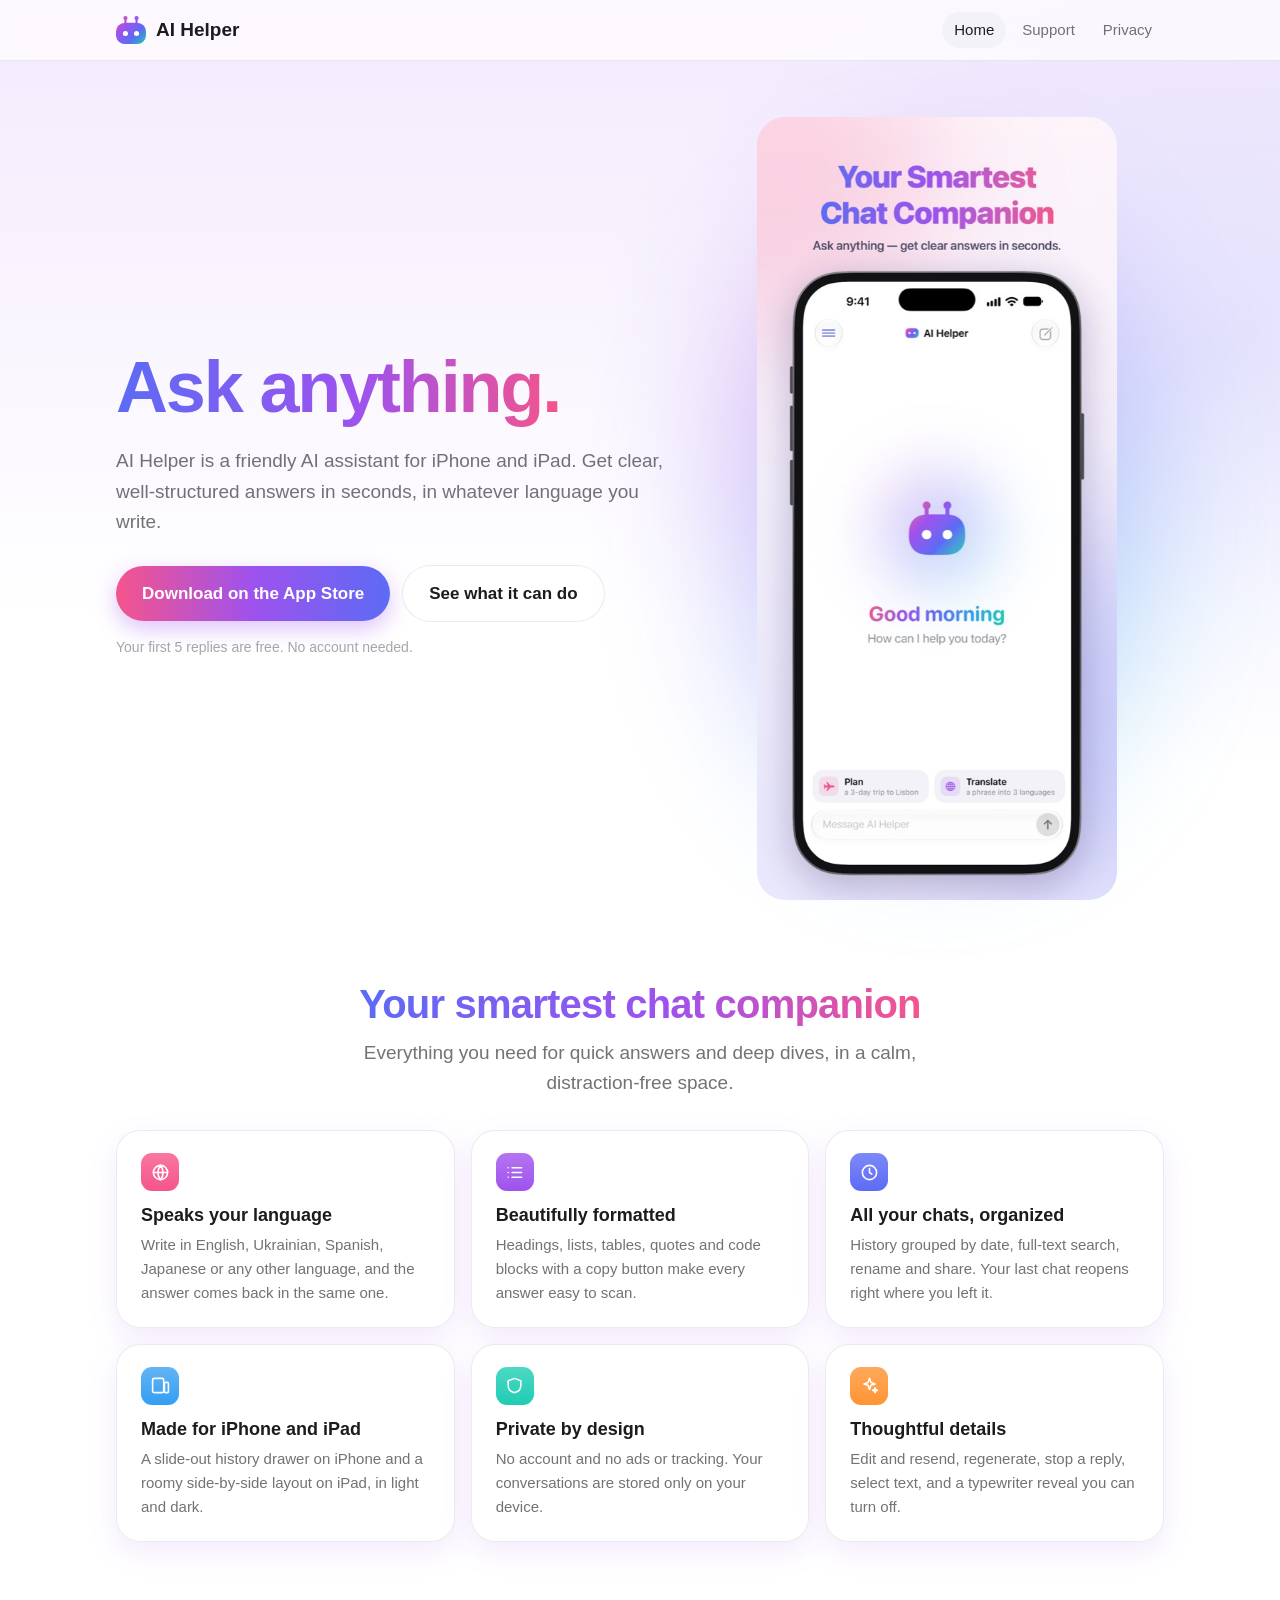
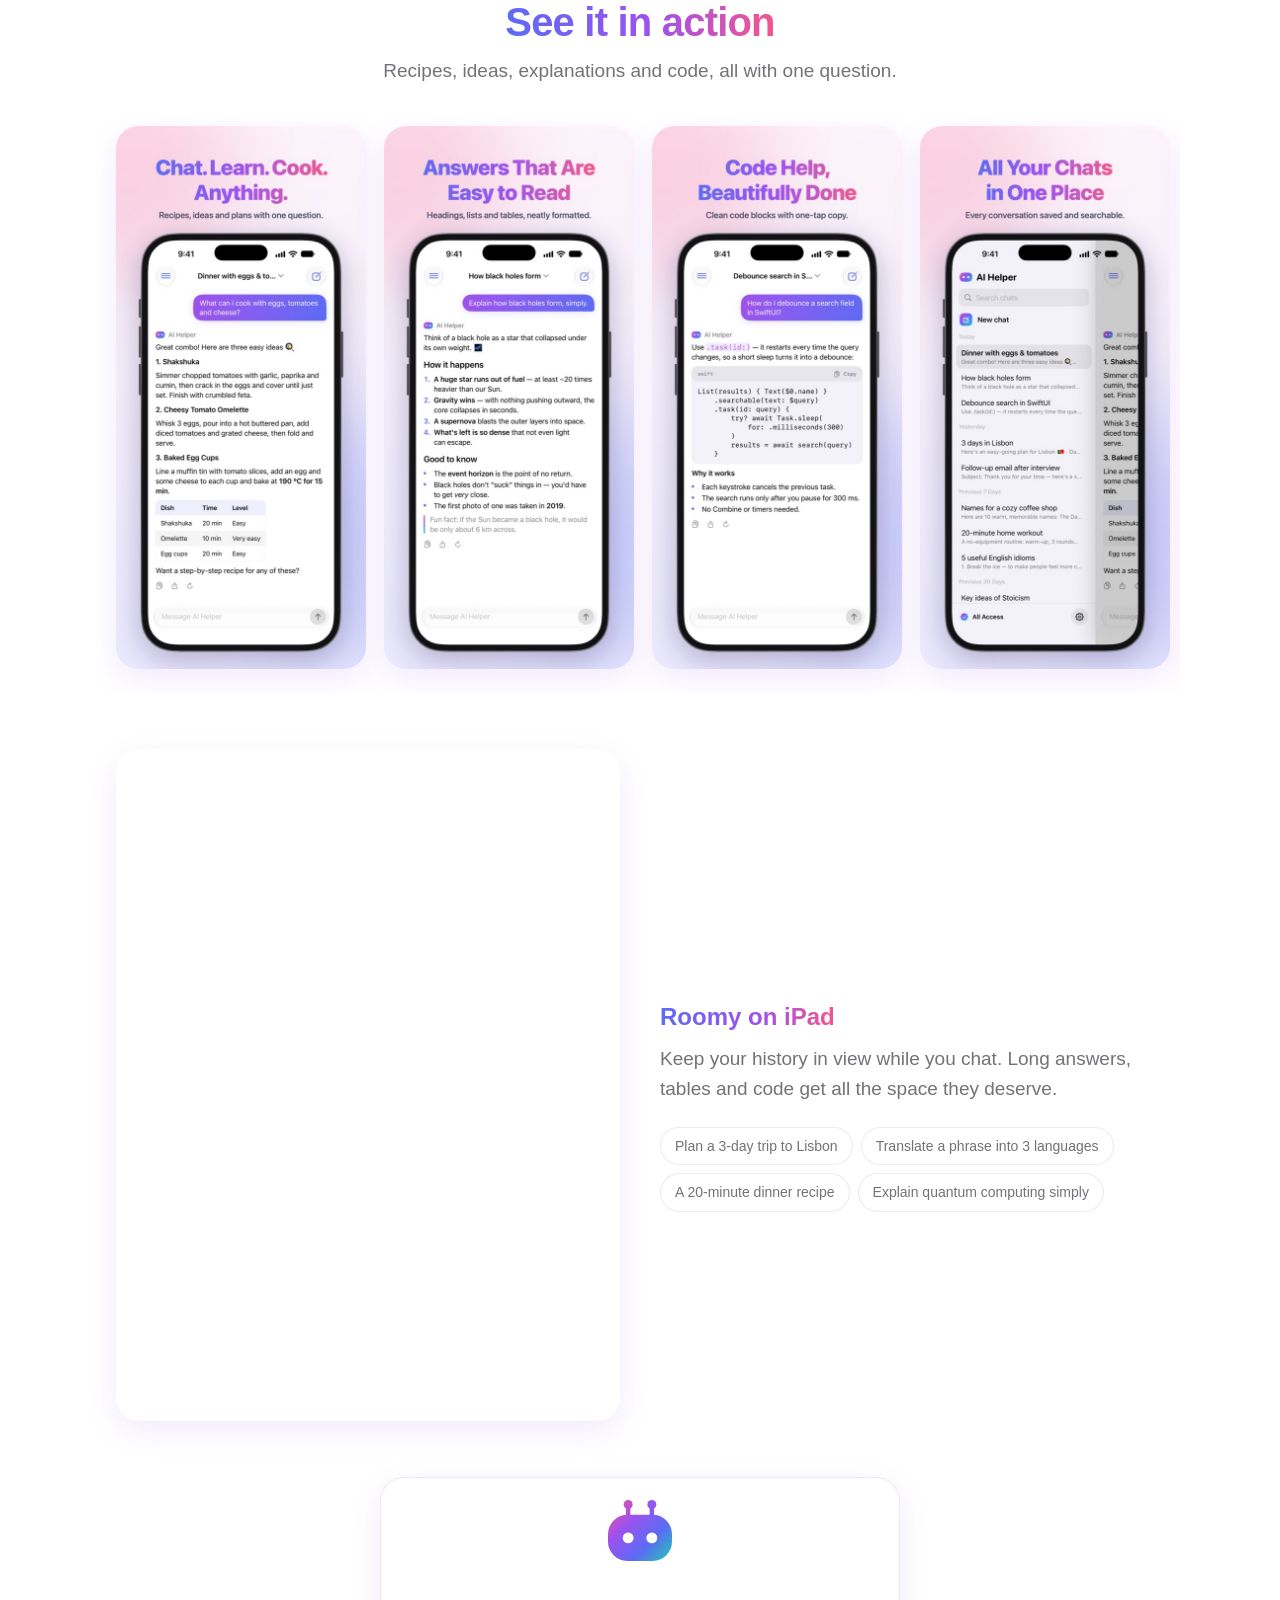
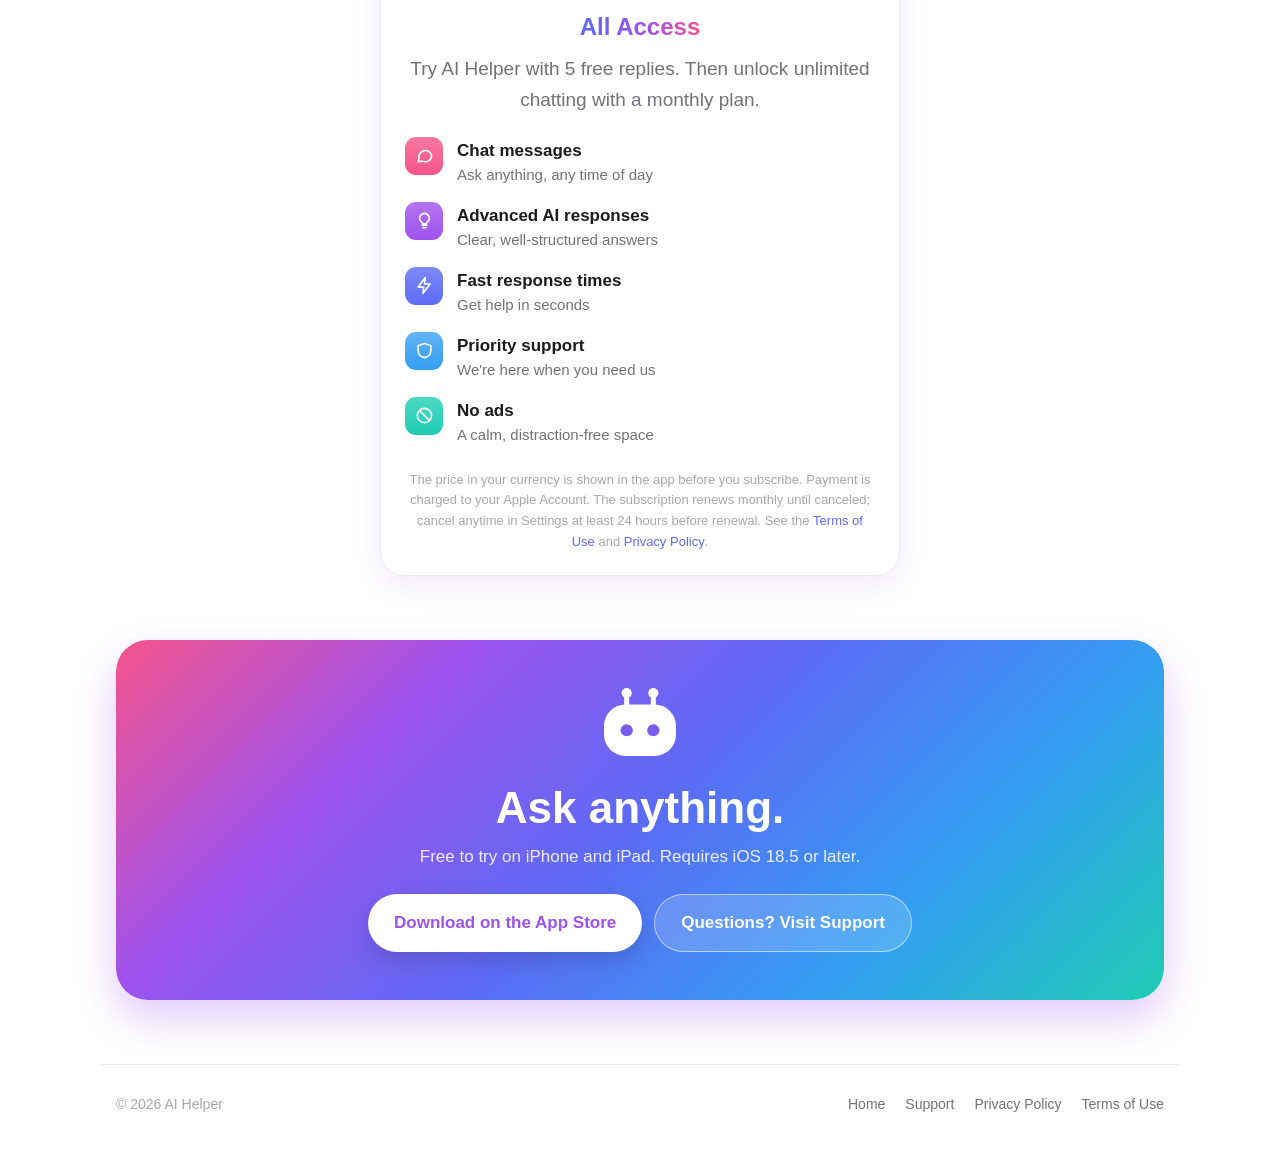
<file: index.html>
<!DOCTYPE html>
<html lang="en">
  <head>
    <meta charset="UTF-8" />
    <meta name="viewport" content="width=device-width, initial-scale=1" />
    <title>AI Helper</title>
    <meta http-equiv="refresh" content="0; url=marketing.html" />
    <link rel="canonical" href="https://vybgss.github.io/ai-helper-docs/marketing.html" />
    <link rel="icon" type="image/svg+xml" href="assets/mascot.svg" />
  </head>
  <body>
    <p><a href="marketing.html">AI Helper</a></p>
  </body>
</html>
</file>
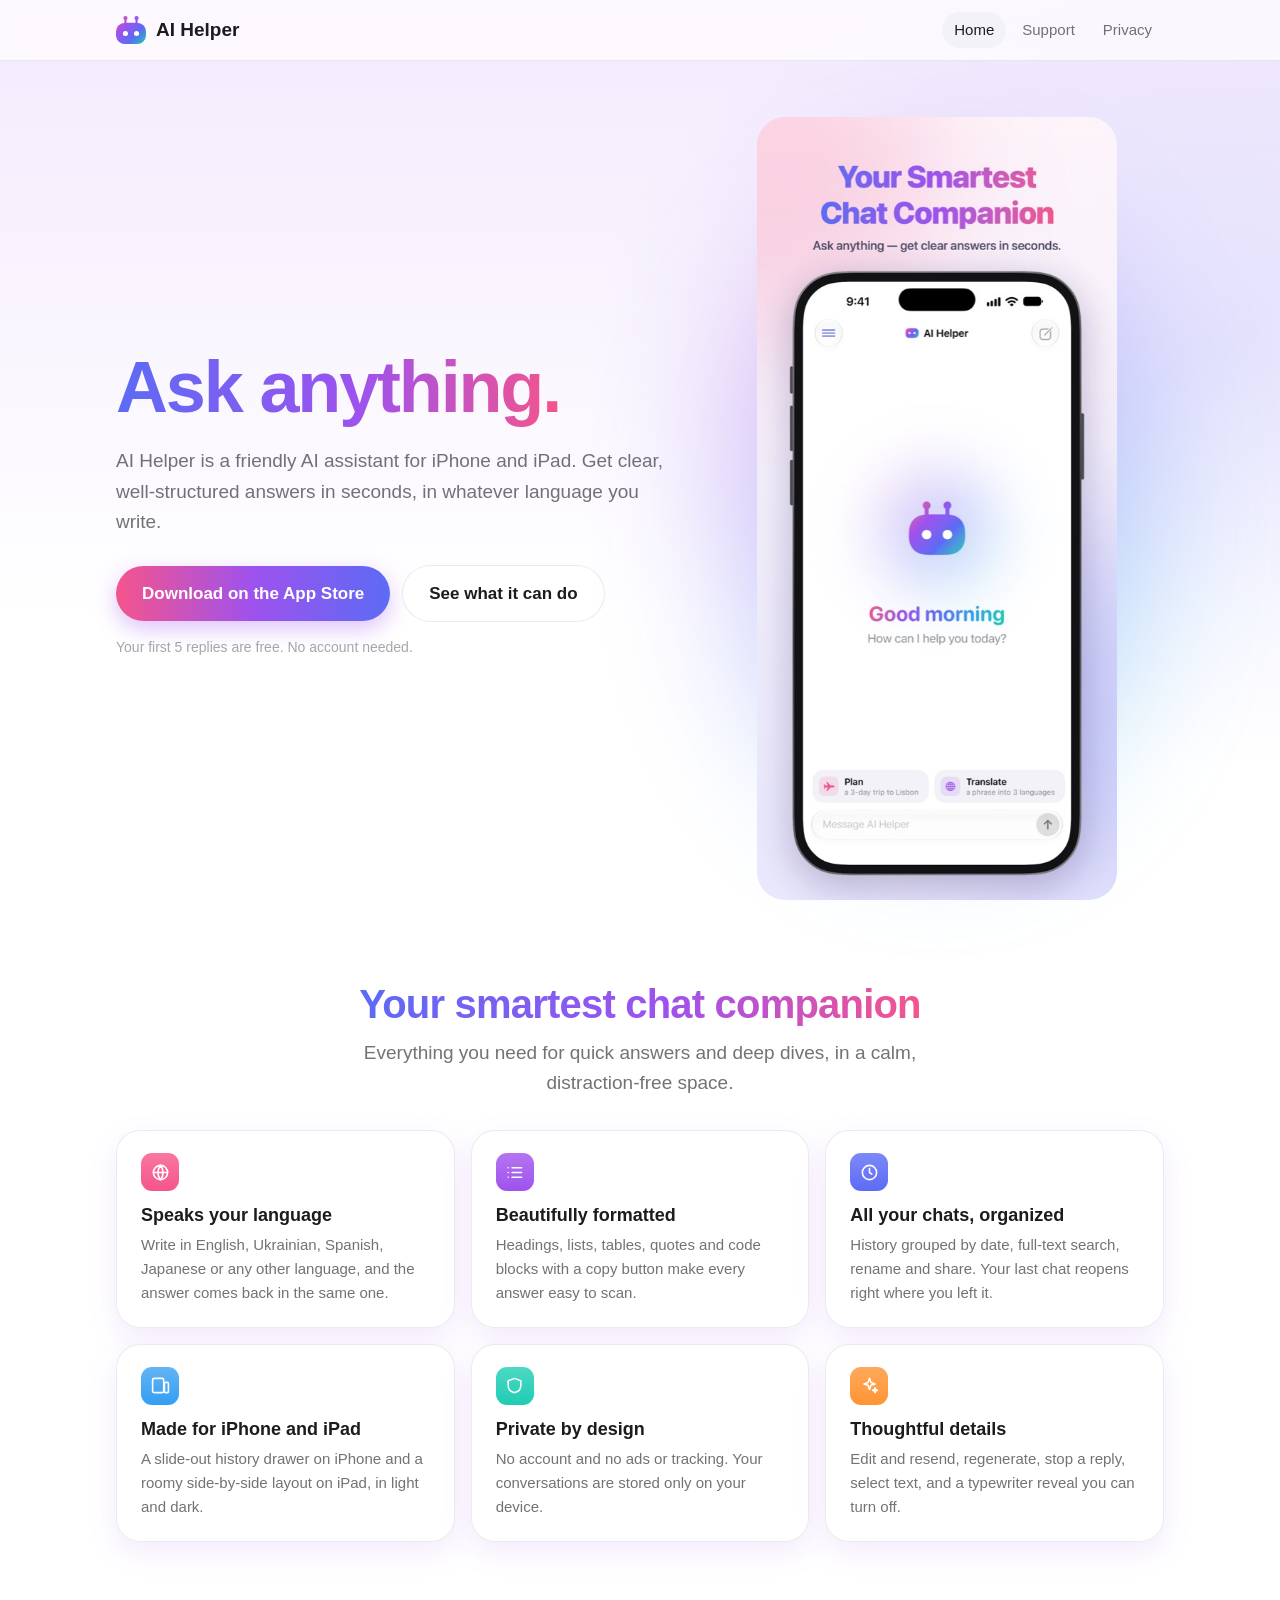
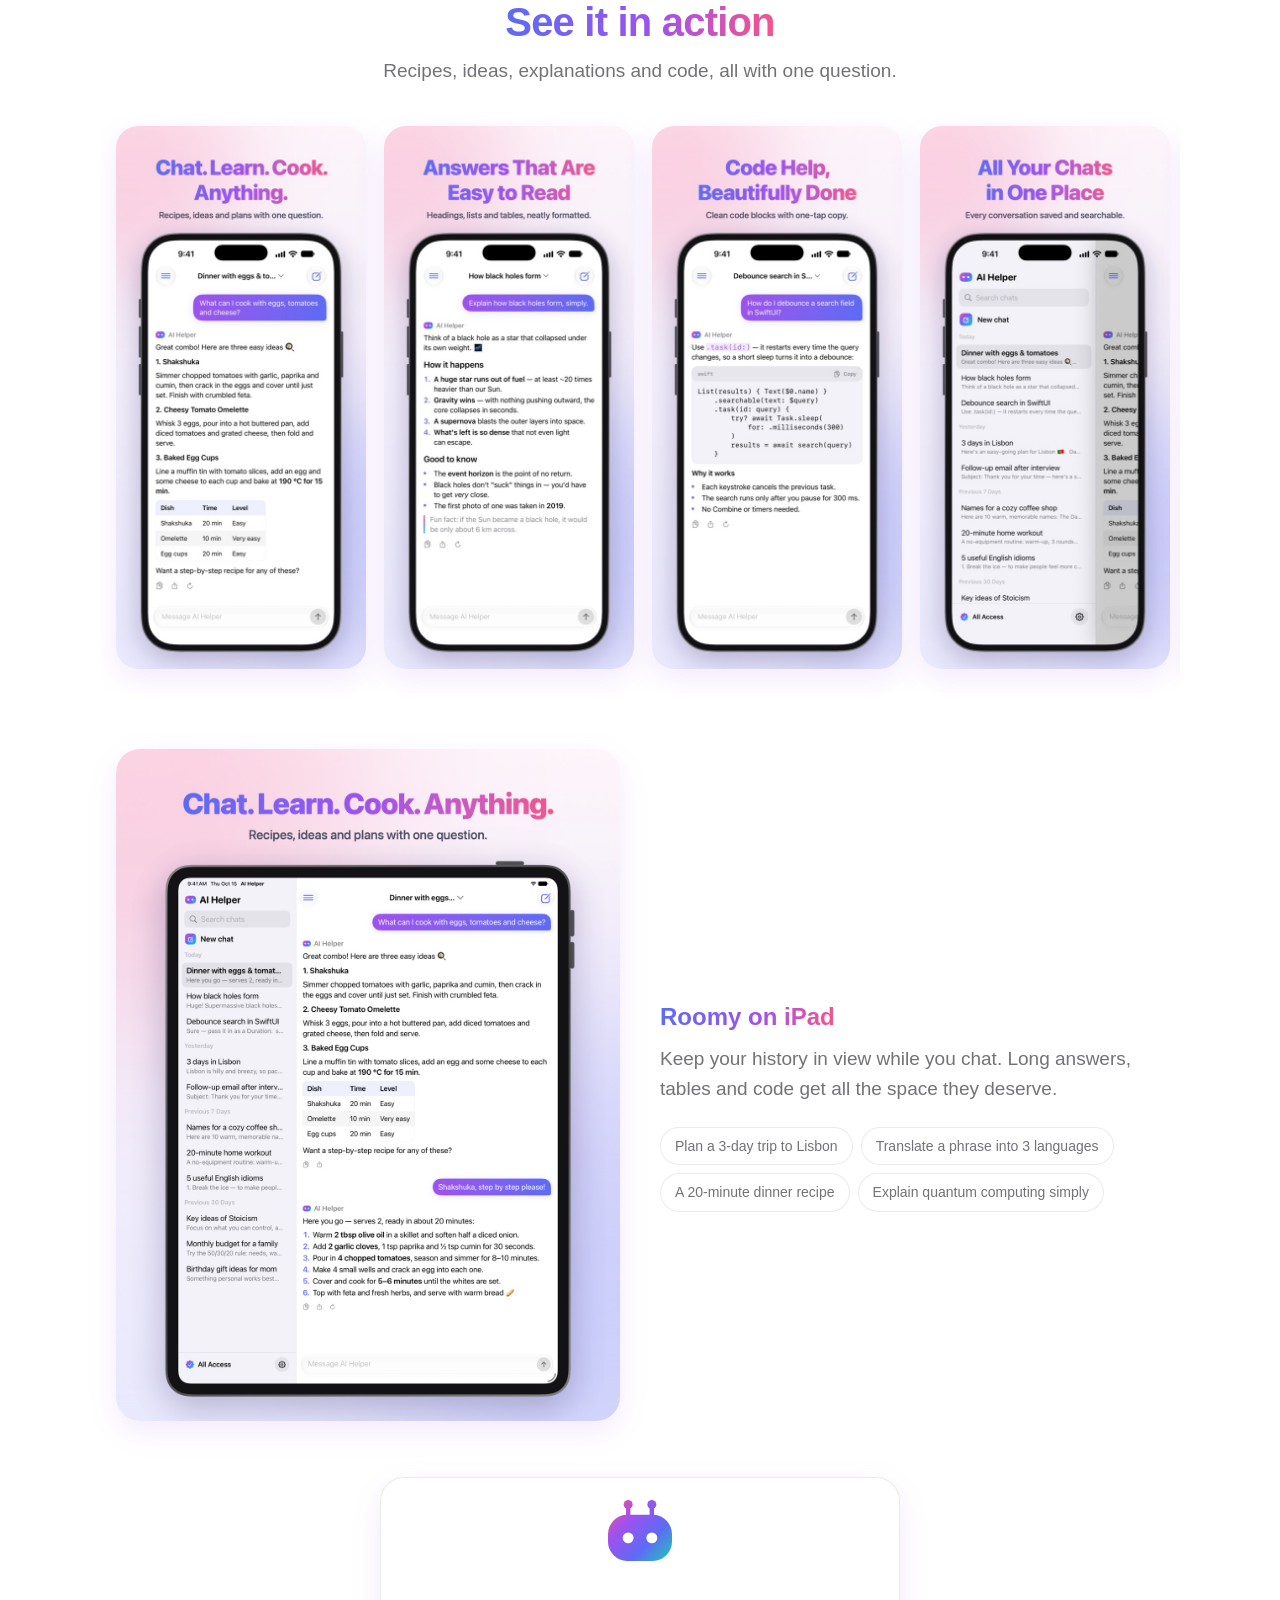
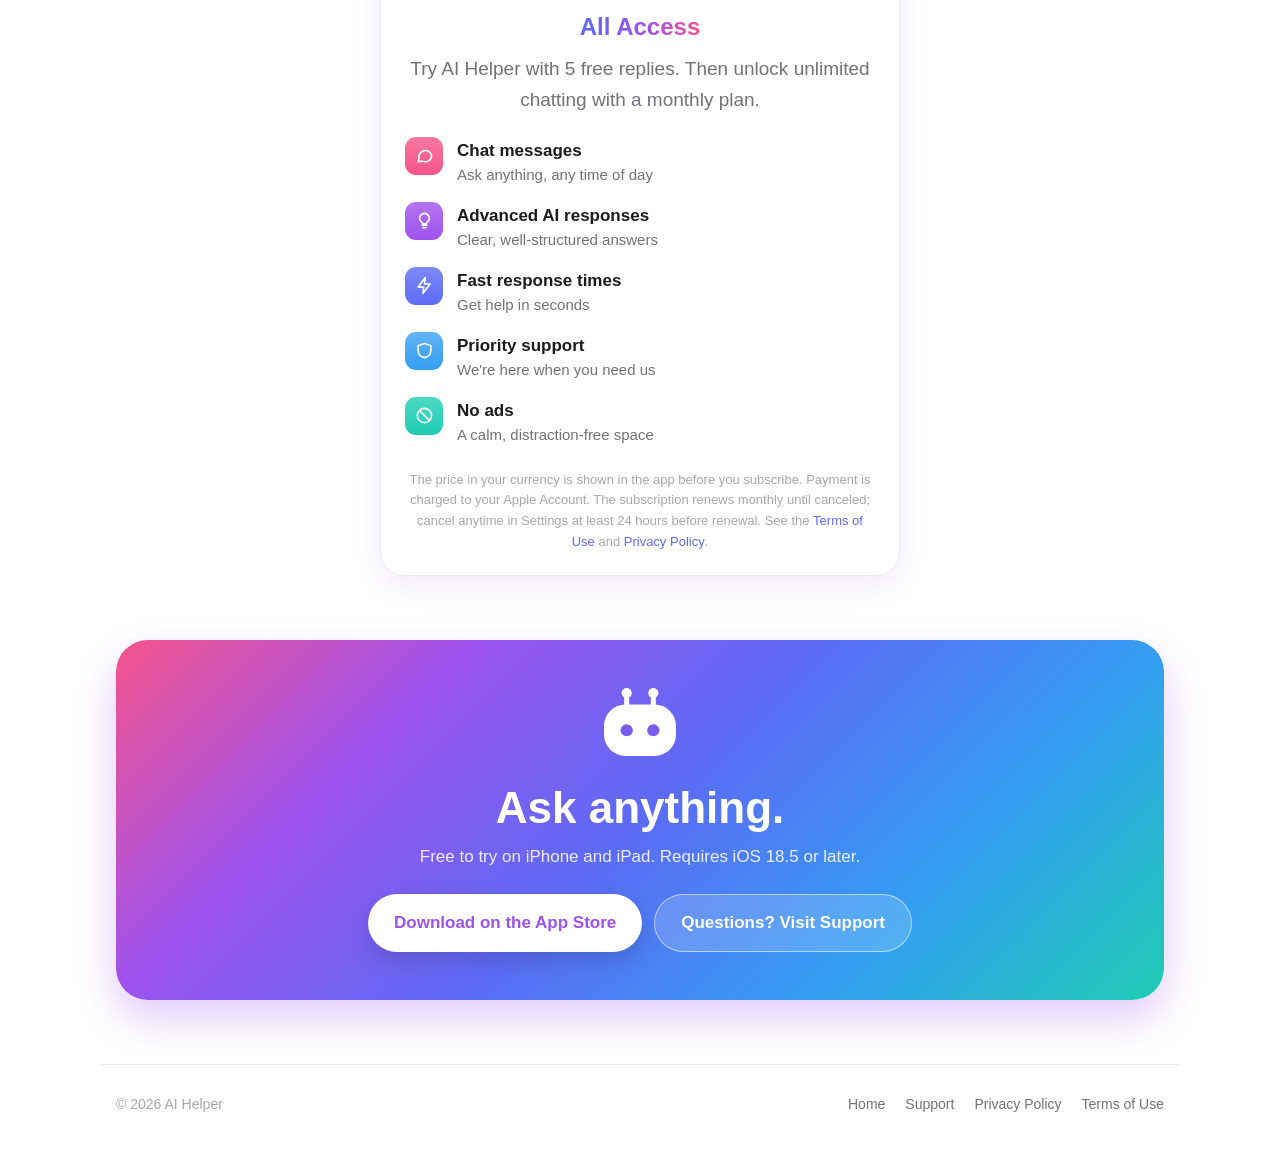
<file: marketing.html>
<!DOCTYPE html>
<html lang="en">
  <head>
    <meta charset="UTF-8" />
    <meta name="viewport" content="width=device-width, initial-scale=1" />
    <title>AI Helper · Ask anything</title>
    <meta name="description" content="AI Helper is a friendly AI assistant for iPhone and iPad. Ask anything and get clear, well-structured answers in seconds, in your language." />
    <meta name="apple-itunes-app" content="app-id=6747587243" />
    <meta name="theme-color" content="#ffffff" media="(prefers-color-scheme: light)" />
    <meta name="theme-color" content="#000000" media="(prefers-color-scheme: dark)" />
    <meta property="og:type" content="website" />
    <meta property="og:title" content="AI Helper · Ask anything" />
    <meta property="og:description" content="A friendly AI assistant for iPhone and iPad. Clear answers in seconds, in your language." />
    <meta property="og:image" content="https://vybgss.github.io/ai-helper-docs/assets/screens/iphone-01-welcome.jpg" />
    <link rel="icon" type="image/svg+xml" href="assets/mascot.svg" />
    <link rel="apple-touch-icon" href="assets/apple-touch-icon.png" />
    <link rel="stylesheet" href="assets/style.css" />
  </head>
  <body>
    <header class="site-header">
      <div class="inner">
        <a class="brand" href="marketing.html"><img src="assets/mascot.svg" alt="" /><span>AI Helper</span></a>
        <nav class="site-nav" aria-label="Main">
          <a href="marketing.html" aria-current="page">Home</a>
          <a href="support.html">Support</a>
          <a href="privacy-policy.html">Privacy</a>
        </nav>
      </div>
    </header>

    <main class="wide">
      <section class="hero">
        <div>
          <h1><span class="gradient-text">Ask anything.</span></h1>
          <p class="lead">AI Helper is a friendly AI assistant for iPhone and iPad. Get clear, well-structured answers in seconds, in whatever language you write.</p>
          <div class="hero-actions">
            <a class="button" href="https://apps.apple.com/app/id6747587243">Download on the App Store</a>
            <a class="button secondary" href="#features">See what it can do</a>
          </div>
          <p class="hero-note">Your first 5 replies are free. No account needed.</p>
        </div>
        <div class="hero-visual">
          <img src="assets/screens/iphone-01-welcome.jpg" width="506" height="1100" alt="AI Helper welcome screen on iPhone with the mascot, a greeting and prompt suggestions" />
        </div>
      </section>

      <section class="section" id="features">
        <div class="section-head">
          <h2><span class="gradient-text">Your smartest chat companion</span></h2>
          <p class="lead">Everything you need for quick answers and deep dives, in a calm, distraction-free space.</p>
        </div>
        <div class="feature-grid">
          <article class="card">
            <span class="icon-tile tile-pink" aria-hidden="true">
              <svg viewBox="0 0 24 24" fill="none" stroke="currentColor" stroke-width="2" stroke-linecap="round" stroke-linejoin="round"><circle cx="12" cy="12" r="9" /><path d="M3 12h18M12 3a14 14 0 0 1 0 18M12 3a14 14 0 0 0 0 18" /></svg>
            </span>
            <h3>Speaks your language</h3>
            <p>Write in English, Ukrainian, Spanish, Japanese or any other language, and the answer comes back in the same one.</p>
          </article>
          <article class="card">
            <span class="icon-tile tile-purple" aria-hidden="true">
              <svg viewBox="0 0 24 24" fill="none" stroke="currentColor" stroke-width="2" stroke-linecap="round" stroke-linejoin="round"><path d="M9 6h12M9 12h12M9 18h12M4 6h.01M4 12h.01M4 18h.01" /></svg>
            </span>
            <h3>Beautifully formatted</h3>
            <p>Headings, lists, tables, quotes and code blocks with a copy button make every answer easy to scan.</p>
          </article>
          <article class="card">
            <span class="icon-tile tile-indigo" aria-hidden="true">
              <svg viewBox="0 0 24 24" fill="none" stroke="currentColor" stroke-width="2" stroke-linecap="round" stroke-linejoin="round"><circle cx="12" cy="12" r="9" /><path d="M12 7v5l3 2" /></svg>
            </span>
            <h3>All your chats, organized</h3>
            <p>History grouped by date, full-text search, rename and share. Your last chat reopens right where you left it.</p>
          </article>
          <article class="card">
            <span class="icon-tile tile-blue" aria-hidden="true">
              <svg viewBox="0 0 24 24" fill="none" stroke="currentColor" stroke-width="2" stroke-linecap="round" stroke-linejoin="round"><rect x="2" y="3" width="14" height="18" rx="2" /><rect x="17" y="8" width="5" height="13" rx="1.5" /></svg>
            </span>
            <h3>Made for iPhone and iPad</h3>
            <p>A slide-out history drawer on iPhone and a roomy side-by-side layout on iPad, in light and dark.</p>
          </article>
          <article class="card">
            <span class="icon-tile tile-teal" aria-hidden="true">
              <svg viewBox="0 0 24 24" fill="none" stroke="currentColor" stroke-width="2" stroke-linecap="round" stroke-linejoin="round"><path d="M12 3l8 3v6c0 5-3.5 8-8 9-4.5-1-8-4-8-9V6z" /></svg>
            </span>
            <h3>Private by design</h3>
            <p>No account and no ads or tracking. Your conversations are stored only on your device.</p>
          </article>
          <article class="card">
            <span class="icon-tile tile-orange" aria-hidden="true">
              <svg viewBox="0 0 24 24" fill="none" stroke="currentColor" stroke-width="2" stroke-linecap="round" stroke-linejoin="round"><path d="M12 3l1.8 5.2L19 10l-5.2 1.8L12 17l-1.8-5.2L5 10l5.2-1.8z" /><path d="M19 15l.8 2.2L22 18l-2.2.8L19 21l-.8-2.2L16 18l2.2-.8z" /></svg>
            </span>
            <h3>Thoughtful details</h3>
            <p>Edit and resend, regenerate, stop a reply, select text, and a typewriter reveal you can turn off.</p>
          </article>
        </div>
      </section>

      <section class="section" aria-labelledby="screens">
        <div class="section-head">
          <h2 id="screens"><span class="gradient-text">See it in action</span></h2>
          <p class="lead">Recipes, ideas, explanations and code, all with one question.</p>
        </div>
        <div class="gallery" tabindex="0" aria-label="App screenshots">
          <img src="assets/screens/iphone-02-recipe.jpg" width="506" height="1100" loading="lazy" alt="A recipe answer with a comparison table" />
          <img src="assets/screens/iphone-03-space.jpg" width="506" height="1100" loading="lazy" alt="An explanation of how black holes form" />
          <img src="assets/screens/iphone-04-code.jpg" width="506" height="1100" loading="lazy" alt="A code answer with a highlighted code block" />
          <img src="assets/screens/iphone-05-sidebar.jpg" width="506" height="1100" loading="lazy" alt="Chat history grouped by date with search" />
          <img src="assets/screens/iphone-06-dark.jpg" width="506" height="1100" loading="lazy" alt="AI Helper in dark mode" />
        </div>
      </section>

      <section class="section split" aria-labelledby="ipad">
        <img src="assets/screens/ipad-recipe.jpg" width="1200" height="1600" loading="lazy" alt="AI Helper on iPad with the chat history in a sidebar next to the conversation" />
        <div>
          <h2 id="ipad"><span class="gradient-text">Roomy on iPad</span></h2>
          <p class="lead">Keep your history in view while you chat. Long answers, tables and code get all the space they deserve.</p>
          <ul class="chips" aria-label="Example prompts">
            <li>Plan a 3-day trip to Lisbon</li>
            <li>Translate a phrase into 3 languages</li>
            <li>A 20-minute dinner recipe</li>
            <li>Explain quantum computing simply</li>
          </ul>
        </div>
      </section>

      <section class="section" id="pricing" aria-labelledby="pricing-title">
        <div class="pricing card">
          <img src="assets/mascot.svg" alt="" width="64" />
          <h2 id="pricing-title"><span class="gradient-text">All Access</span></h2>
          <p class="lead">Try AI Helper with 5 free replies. Then unlock unlimited chatting with a monthly plan.</p>
          <ul class="feature-list">
            <li>
              <span class="icon-tile tile-pink" aria-hidden="true">
                <svg viewBox="0 0 24 24" fill="none" stroke="currentColor" stroke-width="2" stroke-linecap="round" stroke-linejoin="round"><path d="M21 12a8 8 0 0 1-11.6 7.1L4 20l1.1-4.4A8 8 0 1 1 21 12z" /></svg>
              </span>
              <span><span class="title">Chat messages</span><span class="subtitle">Ask anything, any time of day</span></span>
            </li>
            <li>
              <span class="icon-tile tile-purple" aria-hidden="true">
                <svg viewBox="0 0 24 24" fill="none" stroke="currentColor" stroke-width="2" stroke-linecap="round" stroke-linejoin="round"><path d="M9 18h6M10 21h4M12 3a6 6 0 0 0-3.5 10.9c.6.5 1 1.2 1 2.1h5c0-.9.4-1.6 1-2.1A6 6 0 0 0 12 3z" /></svg>
              </span>
              <span><span class="title">Advanced AI responses</span><span class="subtitle">Clear, well-structured answers</span></span>
            </li>
            <li>
              <span class="icon-tile tile-indigo" aria-hidden="true">
                <svg viewBox="0 0 24 24" fill="none" stroke="currentColor" stroke-width="2" stroke-linecap="round" stroke-linejoin="round"><path d="M13 2L4 14h7l-1 8 9-12h-7z" /></svg>
              </span>
              <span><span class="title">Fast response times</span><span class="subtitle">Get help in seconds</span></span>
            </li>
            <li>
              <span class="icon-tile tile-blue" aria-hidden="true">
                <svg viewBox="0 0 24 24" fill="none" stroke="currentColor" stroke-width="2" stroke-linecap="round" stroke-linejoin="round"><path d="M12 3l8 3v6c0 5-3.5 8-8 9-4.5-1-8-4-8-9V6z" /></svg>
              </span>
              <span><span class="title">Priority support</span><span class="subtitle">We're here when you need us</span></span>
            </li>
            <li>
              <span class="icon-tile tile-teal" aria-hidden="true">
                <svg viewBox="0 0 24 24" fill="none" stroke="currentColor" stroke-width="2" stroke-linecap="round" stroke-linejoin="round"><circle cx="12" cy="12" r="9" /><path d="M5.6 5.6l12.8 12.8" /></svg>
              </span>
              <span><span class="title">No ads</span><span class="subtitle">A calm, distraction-free space</span></span>
            </li>
          </ul>
          <p class="fine">The price in your currency is shown in the app before you subscribe. Payment is charged to your Apple Account. The subscription renews monthly until canceled; cancel anytime in Settings at least 24 hours before renewal. See the <a href="https://www.apple.com/legal/internet-services/itunes/dev/stdeula/">Terms of Use</a> and <a href="privacy-policy.html">Privacy Policy</a>.</p>
        </div>
      </section>

      <section class="cta-band">
        <img class="mascot-white" src="assets/mascot-white.svg" alt="" />
        <h2>Ask anything.</h2>
        <p>Free to try on iPhone and iPad. Requires iOS 18.5 or later.</p>
        <p class="cta-actions">
          <a class="button light" href="https://apps.apple.com/app/id6747587243">Download on the App Store</a>
          <a class="button outline" href="support.html">Questions? Visit Support</a>
        </p>
      </section>
    </main>

    <footer class="site-footer">
      <span>© 2026 AI Helper</span>
      <nav aria-label="Footer">
        <a href="marketing.html">Home</a>
        <a href="support.html">Support</a>
        <a href="privacy-policy.html">Privacy Policy</a>
        <a href="https://www.apple.com/legal/internet-services/itunes/dev/stdeula/">Terms of Use</a>
      </nav>
    </footer>
  </body>
</html>
</file>
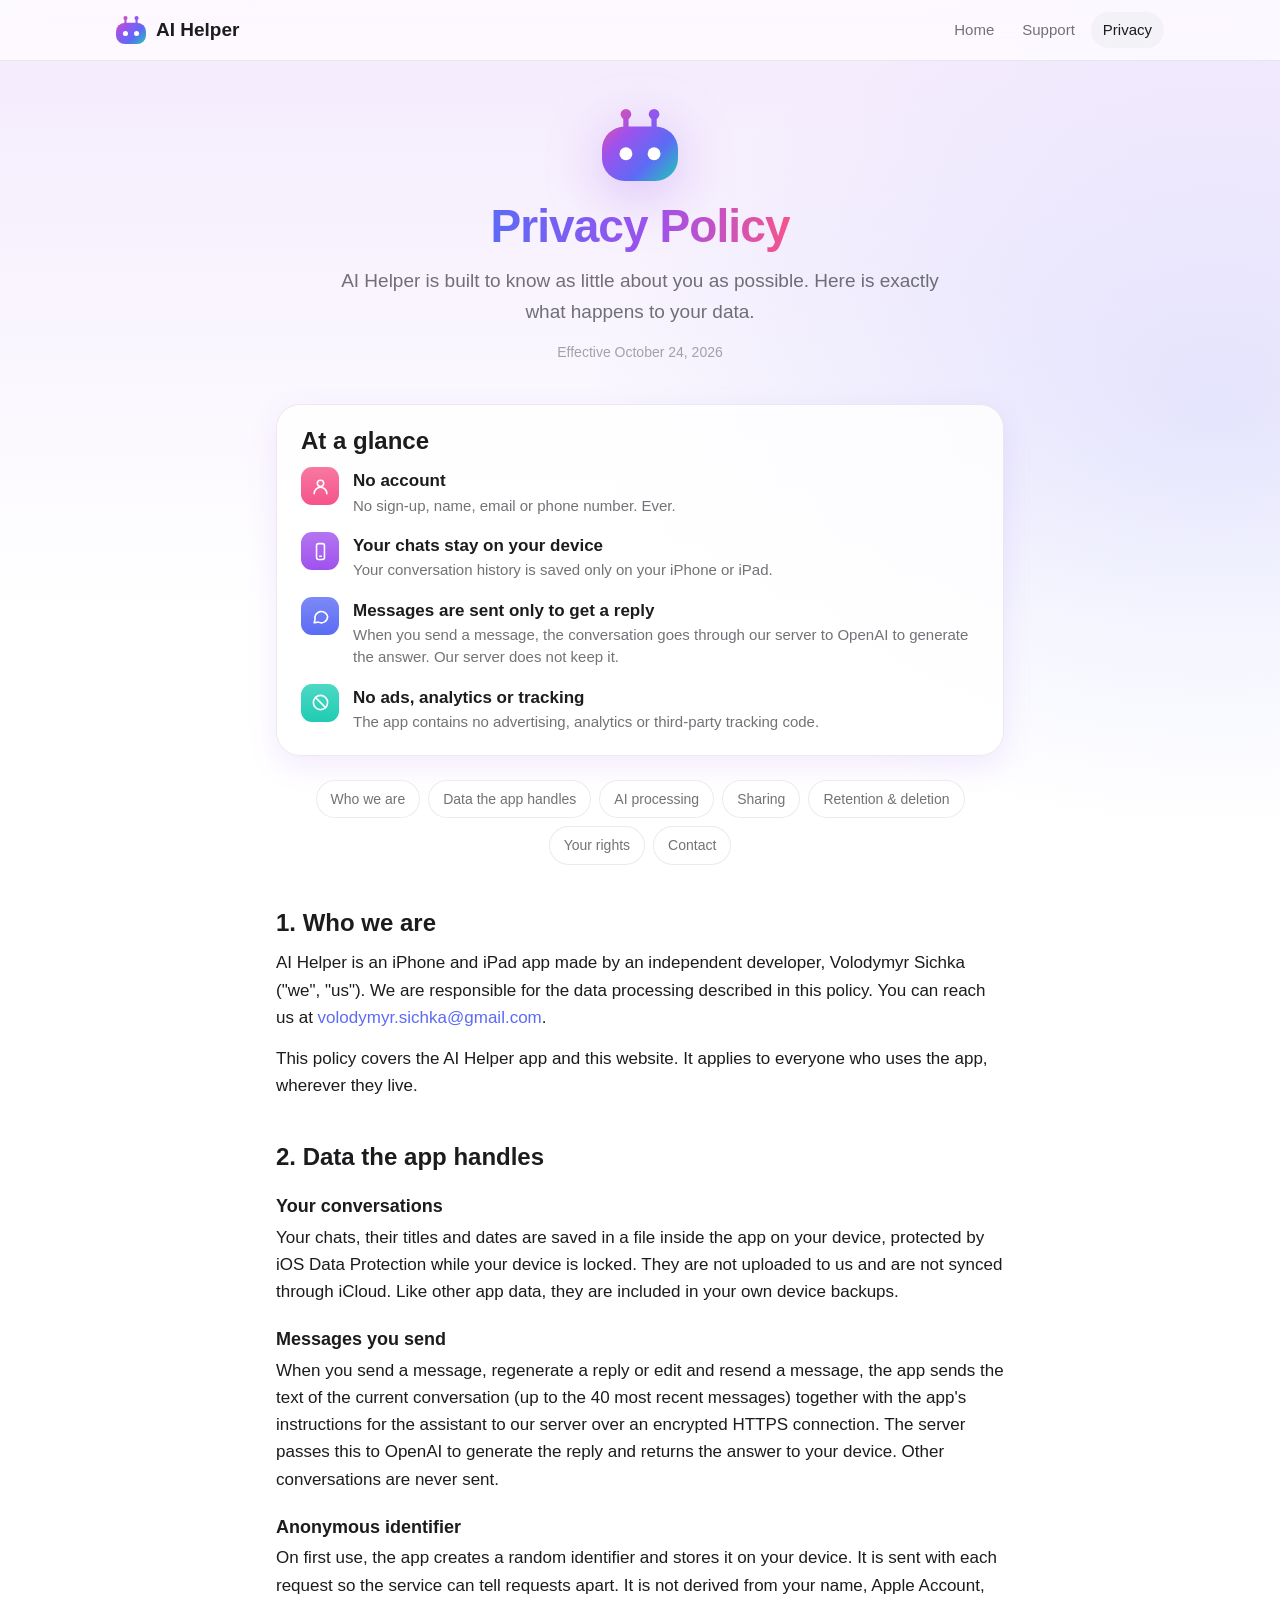
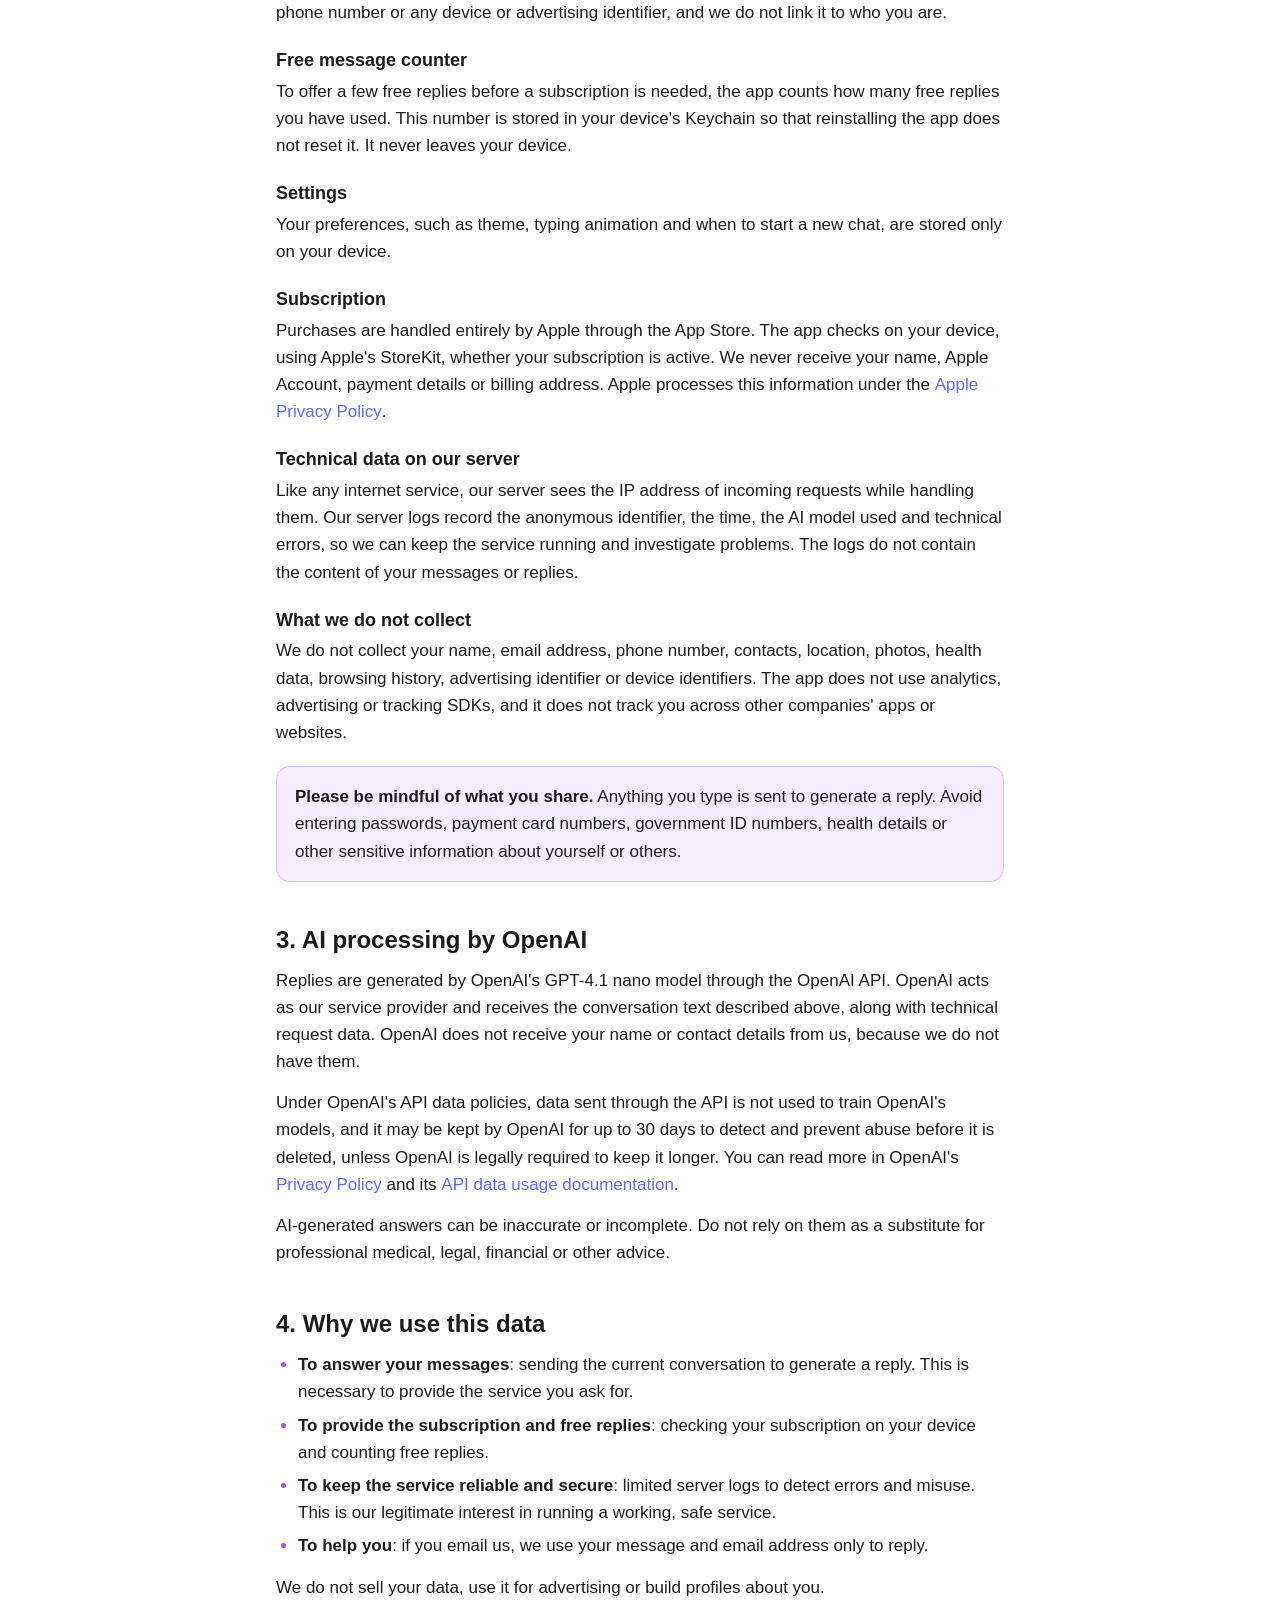
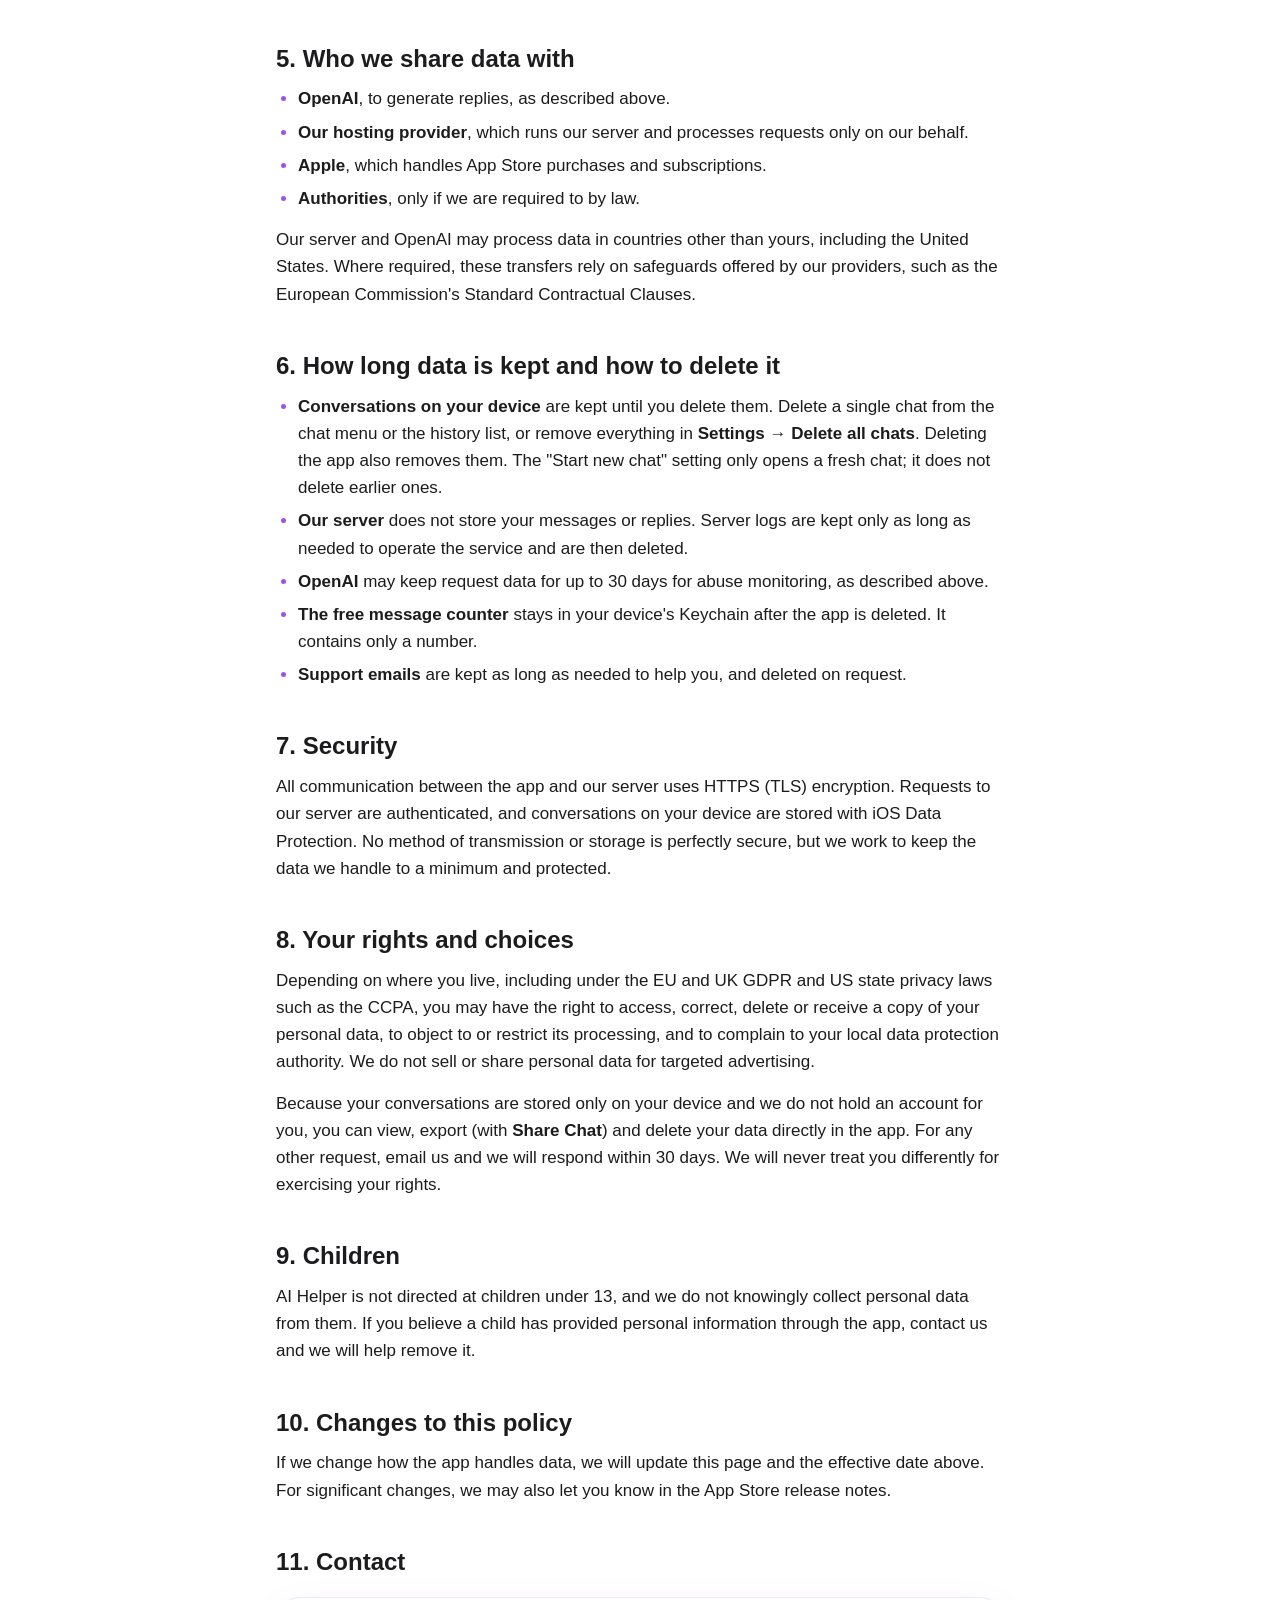
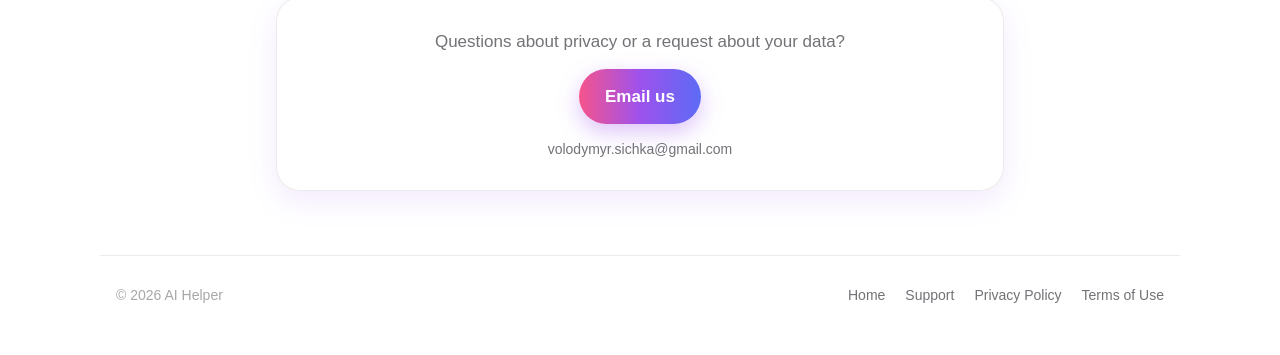
<file: privacy-policy.html>
<!DOCTYPE html>
<html lang="en">
  <head>
    <meta charset="UTF-8" />
    <meta name="viewport" content="width=device-width, initial-scale=1" />
    <title>Privacy Policy · AI Helper</title>
    <meta name="description" content="How AI Helper handles your data: no account, conversations stay on your device, and messages are sent only to generate replies." />
    <meta name="apple-itunes-app" content="app-id=6747587243" />
    <meta name="theme-color" content="#ffffff" media="(prefers-color-scheme: light)" />
    <meta name="theme-color" content="#000000" media="(prefers-color-scheme: dark)" />
    <link rel="icon" type="image/svg+xml" href="assets/mascot.svg" />
    <link rel="apple-touch-icon" href="assets/apple-touch-icon.png" />
    <link rel="stylesheet" href="assets/style.css" />
  </head>
  <body>
    <header class="site-header">
      <div class="inner">
        <a class="brand" href="marketing.html"><img src="assets/mascot.svg" alt="" /><span>AI Helper</span></a>
        <nav class="site-nav" aria-label="Main">
          <a href="marketing.html">Home</a>
          <a href="support.html">Support</a>
          <a href="privacy-policy.html" aria-current="page">Privacy</a>
        </nav>
      </div>
    </header>

    <main class="page">
      <div class="page-hero">
        <img class="mascot" src="assets/mascot.svg" alt="" />
        <h1><span class="gradient-text">Privacy Policy</span></h1>
        <p class="lead">AI Helper is built to know as little about you as possible. Here is exactly what happens to your data.</p>
        <p class="meta">Effective October 24, 2026</p>
      </div>

      <section class="card" aria-labelledby="glance">
        <h2 id="glance">At a glance</h2>
        <ul class="feature-list">
          <li>
            <span class="icon-tile tile-pink" aria-hidden="true">
              <svg viewBox="0 0 24 24" fill="none" stroke="currentColor" stroke-width="2" stroke-linecap="round" stroke-linejoin="round"><circle cx="12" cy="8" r="4" /><path d="M4 21a8 8 0 0 1 16 0" /></svg>
            </span>
            <span><span class="title">No account</span><span class="subtitle">No sign-up, name, email or phone number. Ever.</span></span>
          </li>
          <li>
            <span class="icon-tile tile-purple" aria-hidden="true">
              <svg viewBox="0 0 24 24" fill="none" stroke="currentColor" stroke-width="2" stroke-linecap="round" stroke-linejoin="round"><rect x="7" y="2" width="10" height="20" rx="2.5" /><path d="M11 18h2" /></svg>
            </span>
            <span><span class="title">Your chats stay on your device</span><span class="subtitle">Your conversation history is saved only on your iPhone or iPad.</span></span>
          </li>
          <li>
            <span class="icon-tile tile-indigo" aria-hidden="true">
              <svg viewBox="0 0 24 24" fill="none" stroke="currentColor" stroke-width="2" stroke-linecap="round" stroke-linejoin="round"><path d="M21 12a8 8 0 0 1-11.6 7.1L4 20l1.1-4.4A8 8 0 1 1 21 12z" /></svg>
            </span>
            <span><span class="title">Messages are sent only to get a reply</span><span class="subtitle">When you send a message, the conversation goes through our server to OpenAI to generate the answer. Our server does not keep it.</span></span>
          </li>
          <li>
            <span class="icon-tile tile-teal" aria-hidden="true">
              <svg viewBox="0 0 24 24" fill="none" stroke="currentColor" stroke-width="2" stroke-linecap="round" stroke-linejoin="round"><circle cx="12" cy="12" r="9" /><path d="M5.6 5.6l12.8 12.8" /></svg>
            </span>
            <span><span class="title">No ads, analytics or tracking</span><span class="subtitle">The app contains no advertising, analytics or third-party tracking code.</span></span>
          </li>
        </ul>
      </section>

      <ul class="toc" aria-label="Sections">
        <li><a href="#who-we-are">Who we are</a></li>
        <li><a href="#data">Data the app handles</a></li>
        <li><a href="#ai">AI processing</a></li>
        <li><a href="#sharing">Sharing</a></li>
        <li><a href="#retention">Retention &amp; deletion</a></li>
        <li><a href="#rights">Your rights</a></li>
        <li><a href="#contact">Contact</a></li>
      </ul>

      <h2 id="who-we-are">1. Who we are</h2>
      <p>AI Helper is an iPhone and iPad app made by an independent developer, Volodymyr Sichka ("we", "us"). We are responsible for the data processing described in this policy. You can reach us at <a href="mailto:volodymyr.sichka@gmail.com">volodymyr.sichka@gmail.com</a>.</p>
      <p>This policy covers the AI Helper app and this website. It applies to everyone who uses the app, wherever they live.</p>

      <h2 id="data">2. Data the app handles</h2>

      <h3>Your conversations</h3>
      <p>Your chats, their titles and dates are saved in a file inside the app on your device, protected by iOS Data Protection while your device is locked. They are not uploaded to us and are not synced through iCloud. Like other app data, they are included in your own device backups.</p>

      <h3>Messages you send</h3>
      <p>When you send a message, regenerate a reply or edit and resend a message, the app sends the text of the current conversation (up to the 40 most recent messages) together with the app's instructions for the assistant to our server over an encrypted HTTPS connection. The server passes this to OpenAI to generate the reply and returns the answer to your device. Other conversations are never sent.</p>

      <h3>Anonymous identifier</h3>
      <p>On first use, the app creates a random identifier and stores it on your device. It is sent with each request so the service can tell requests apart. It is not derived from your name, Apple Account, phone number or any device or advertising identifier, and we do not link it to who you are.</p>

      <h3>Free message counter</h3>
      <p>To offer a few free replies before a subscription is needed, the app counts how many free replies you have used. This number is stored in your device's Keychain so that reinstalling the app does not reset it. It never leaves your device.</p>

      <h3>Settings</h3>
      <p>Your preferences, such as theme, typing animation and when to start a new chat, are stored only on your device.</p>

      <h3>Subscription</h3>
      <p>Purchases are handled entirely by Apple through the App Store. The app checks on your device, using Apple's StoreKit, whether your subscription is active. We never receive your name, Apple Account, payment details or billing address. Apple processes this information under the <a href="https://www.apple.com/legal/privacy/">Apple Privacy Policy</a>.</p>

      <h3>Technical data on our server</h3>
      <p>Like any internet service, our server sees the IP address of incoming requests while handling them. Our server logs record the anonymous identifier, the time, the AI model used and technical errors, so we can keep the service running and investigate problems. The logs do not contain the content of your messages or replies.</p>

      <h3>What we do not collect</h3>
      <p>We do not collect your name, email address, phone number, contacts, location, photos, health data, browsing history, advertising identifier or device identifiers. The app does not use analytics, advertising or tracking SDKs, and it does not track you across other companies' apps or websites.</p>

      <div class="callout">
        <p><strong>Please be mindful of what you share.</strong> Anything you type is sent to generate a reply. Avoid entering passwords, payment card numbers, government ID numbers, health details or other sensitive information about yourself or others.</p>
      </div>

      <h2 id="ai">3. AI processing by OpenAI</h2>
      <p>Replies are generated by OpenAI's GPT-4.1 nano model through the OpenAI API. OpenAI acts as our service provider and receives the conversation text described above, along with technical request data. OpenAI does not receive your name or contact details from us, because we do not have them.</p>
      <p>Under OpenAI's API data policies, data sent through the API is not used to train OpenAI's models, and it may be kept by OpenAI for up to 30 days to detect and prevent abuse before it is deleted, unless OpenAI is legally required to keep it longer. You can read more in OpenAI's <a href="https://openai.com/policies/privacy-policy/">Privacy Policy</a> and its <a href="https://platform.openai.com/docs/guides/your-data">API data usage documentation</a>.</p>
      <p>AI-generated answers can be inaccurate or incomplete. Do not rely on them as a substitute for professional medical, legal, financial or other advice.</p>

      <h2 id="purposes">4. Why we use this data</h2>
      <ul>
        <li><strong>To answer your messages</strong>: sending the current conversation to generate a reply. This is necessary to provide the service you ask for.</li>
        <li><strong>To provide the subscription and free replies</strong>: checking your subscription on your device and counting free replies.</li>
        <li><strong>To keep the service reliable and secure</strong>: limited server logs to detect errors and misuse. This is our legitimate interest in running a working, safe service.</li>
        <li><strong>To help you</strong>: if you email us, we use your message and email address only to reply.</li>
      </ul>
      <p>We do not sell your data, use it for advertising or build profiles about you.</p>

      <h2 id="sharing">5. Who we share data with</h2>
      <ul>
        <li><strong>OpenAI</strong>, to generate replies, as described above.</li>
        <li><strong>Our hosting provider</strong>, which runs our server and processes requests only on our behalf.</li>
        <li><strong>Apple</strong>, which handles App Store purchases and subscriptions.</li>
        <li><strong>Authorities</strong>, only if we are required to by law.</li>
      </ul>
      <p>Our server and OpenAI may process data in countries other than yours, including the United States. Where required, these transfers rely on safeguards offered by our providers, such as the European Commission's Standard Contractual Clauses.</p>

      <h2 id="retention">6. How long data is kept and how to delete it</h2>
      <ul>
        <li><strong>Conversations on your device</strong> are kept until you delete them. Delete a single chat from the chat menu or the history list, or remove everything in <strong>Settings → Delete all chats</strong>. Deleting the app also removes them. The "Start new chat" setting only opens a fresh chat; it does not delete earlier ones.</li>
        <li><strong>Our server</strong> does not store your messages or replies. Server logs are kept only as long as needed to operate the service and are then deleted.</li>
        <li><strong>OpenAI</strong> may keep request data for up to 30 days for abuse monitoring, as described above.</li>
        <li><strong>The free message counter</strong> stays in your device's Keychain after the app is deleted. It contains only a number.</li>
        <li><strong>Support emails</strong> are kept as long as needed to help you, and deleted on request.</li>
      </ul>

      <h2 id="security">7. Security</h2>
      <p>All communication between the app and our server uses HTTPS (TLS) encryption. Requests to our server are authenticated, and conversations on your device are stored with iOS Data Protection. No method of transmission or storage is perfectly secure, but we work to keep the data we handle to a minimum and protected.</p>

      <h2 id="rights">8. Your rights and choices</h2>
      <p>Depending on where you live, including under the EU and UK GDPR and US state privacy laws such as the CCPA, you may have the right to access, correct, delete or receive a copy of your personal data, to object to or restrict its processing, and to complain to your local data protection authority. We do not sell or share personal data for targeted advertising.</p>
      <p>Because your conversations are stored only on your device and we do not hold an account for you, you can view, export (with <strong>Share Chat</strong>) and delete your data directly in the app. For any other request, email us and we will respond within 30 days. We will never treat you differently for exercising your rights.</p>

      <h2 id="children">9. Children</h2>
      <p>AI Helper is not directed at children under 13, and we do not knowingly collect personal data from them. If you believe a child has provided personal information through the app, contact us and we will help remove it.</p>

      <h2 id="changes">10. Changes to this policy</h2>
      <p>If we change how the app handles data, we will update this page and the effective date above. For significant changes, we may also let you know in the App Store release notes.</p>

      <h2 id="contact">11. Contact</h2>
      <section class="card contact-card">
        <p>Questions about privacy or a request about your data?</p>
        <a class="button" href="mailto:volodymyr.sichka@gmail.com?subject=AI%20Helper%20Privacy">Email us</a>
        <p class="meta">volodymyr.sichka@gmail.com</p>
      </section>
    </main>

    <footer class="site-footer">
      <span>© 2026 AI Helper</span>
      <nav aria-label="Footer">
        <a href="marketing.html">Home</a>
        <a href="support.html">Support</a>
        <a href="privacy-policy.html">Privacy Policy</a>
        <a href="https://www.apple.com/legal/internet-services/itunes/dev/stdeula/">Terms of Use</a>
      </nav>
    </footer>
  </body>
</html>
</file>
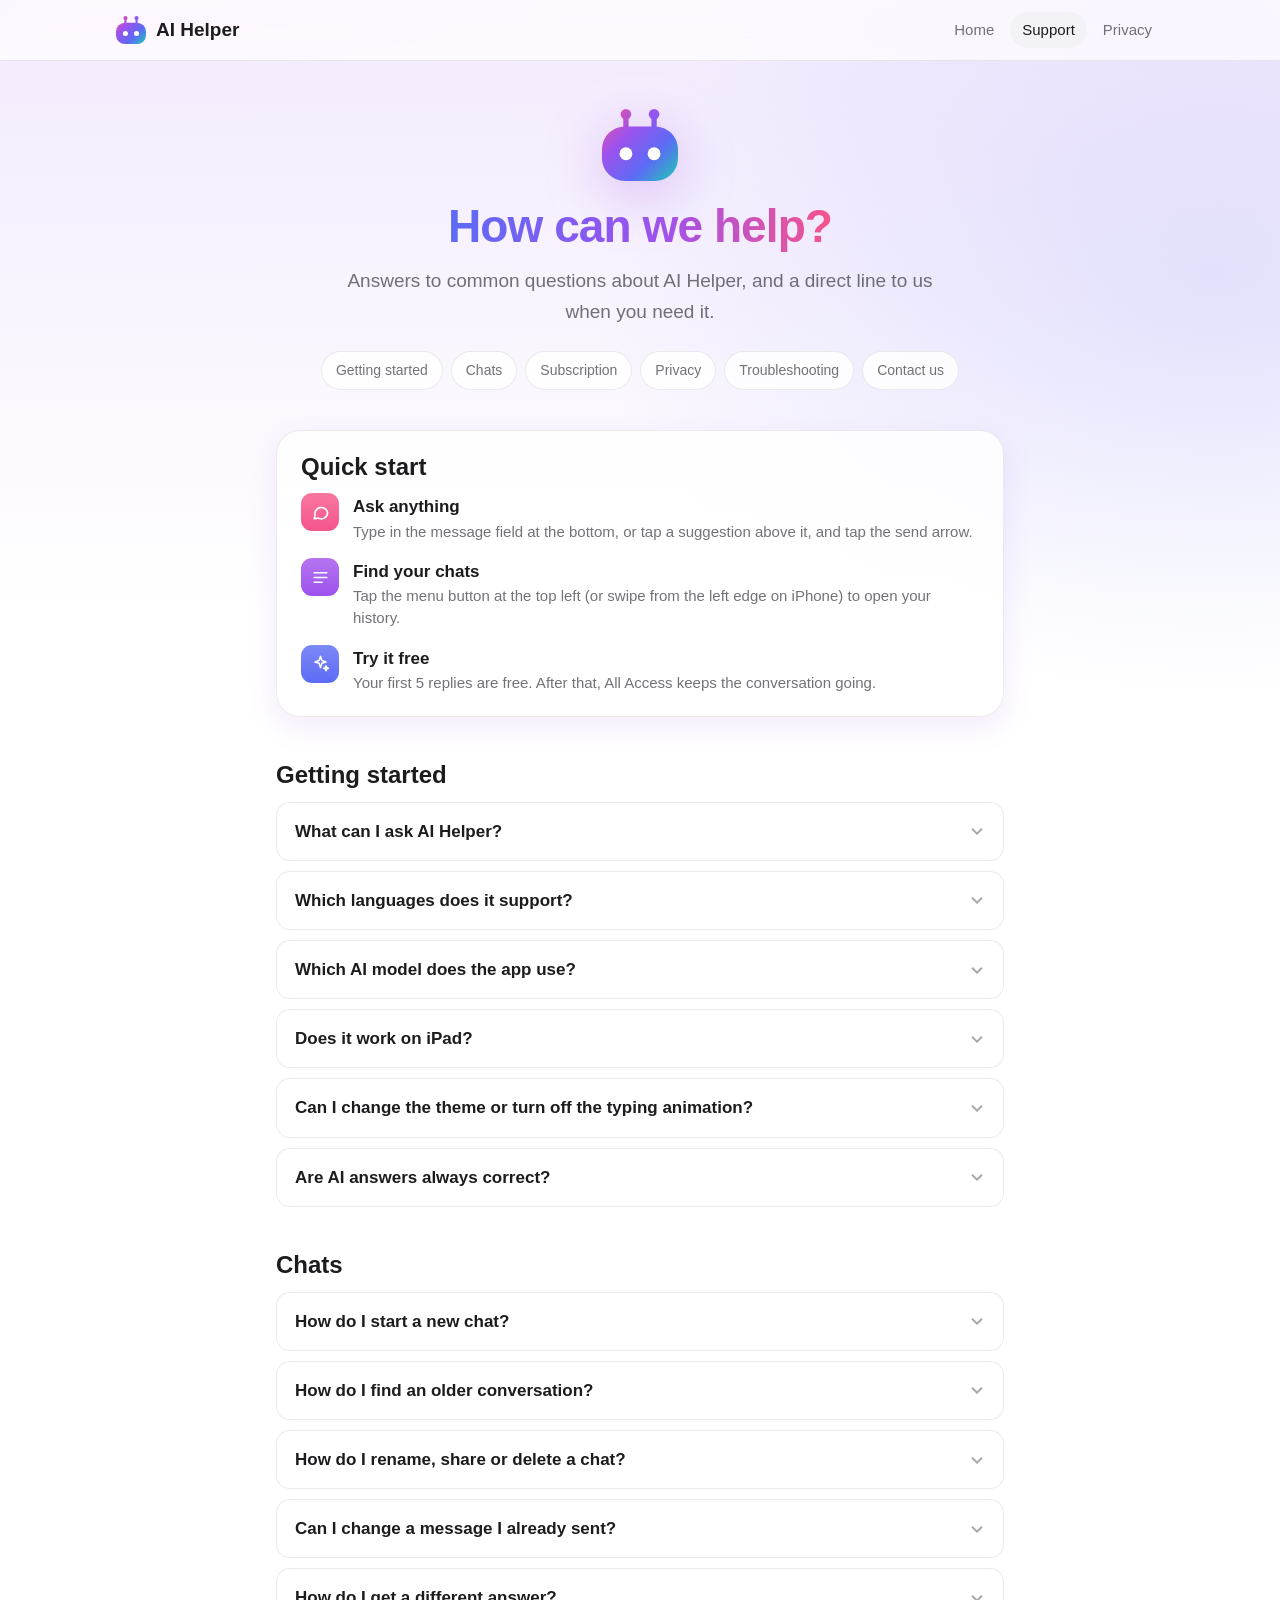
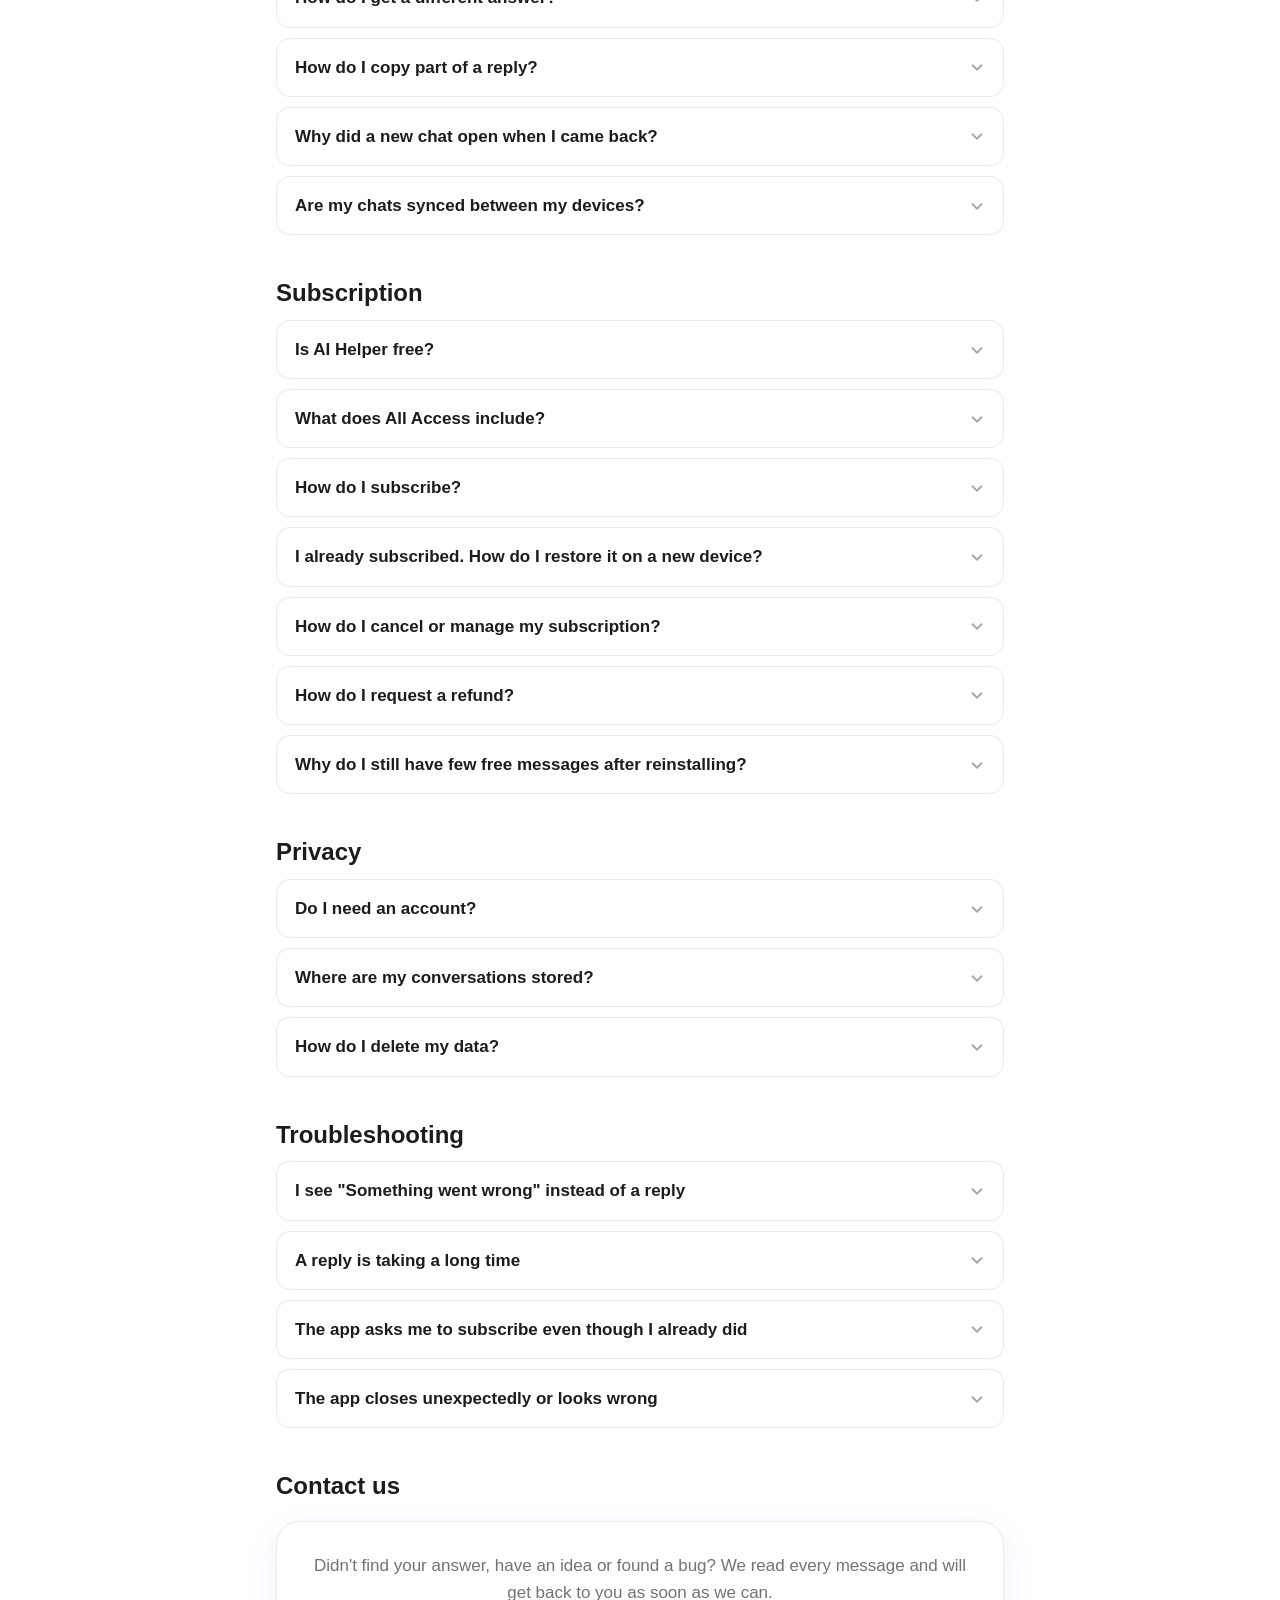
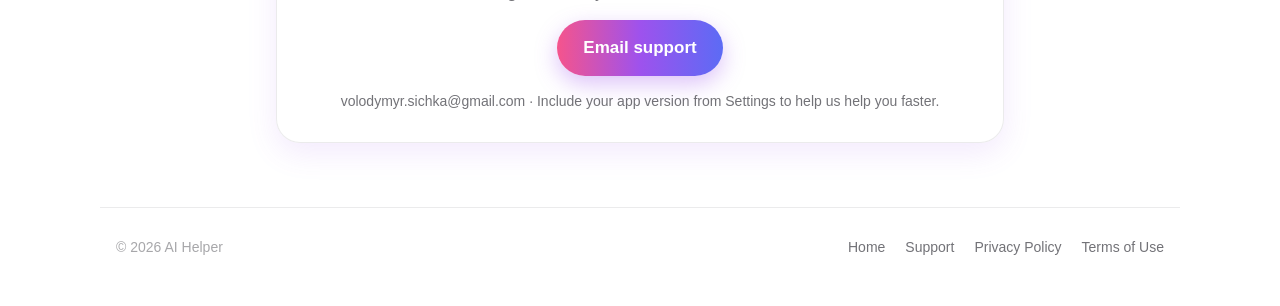
<file: support.html>
<!DOCTYPE html>
<html lang="en">
  <head>
    <meta charset="UTF-8" />
    <meta name="viewport" content="width=device-width, initial-scale=1" />
    <title>Support · AI Helper</title>
    <meta name="description" content="Help for AI Helper on iPhone and iPad: getting started, chats, subscription, privacy and troubleshooting." />
    <meta name="apple-itunes-app" content="app-id=6747587243" />
    <meta name="theme-color" content="#ffffff" media="(prefers-color-scheme: light)" />
    <meta name="theme-color" content="#000000" media="(prefers-color-scheme: dark)" />
    <link rel="icon" type="image/svg+xml" href="assets/mascot.svg" />
    <link rel="apple-touch-icon" href="assets/apple-touch-icon.png" />
    <link rel="stylesheet" href="assets/style.css" />
  </head>
  <body>
    <header class="site-header">
      <div class="inner">
        <a class="brand" href="marketing.html"><img src="assets/mascot.svg" alt="" /><span>AI Helper</span></a>
        <nav class="site-nav" aria-label="Main">
          <a href="marketing.html">Home</a>
          <a href="support.html" aria-current="page">Support</a>
          <a href="privacy-policy.html">Privacy</a>
        </nav>
      </div>
    </header>

    <main class="page">
      <div class="page-hero">
        <img class="mascot" src="assets/mascot.svg" alt="" />
        <h1><span class="gradient-text">How can we help?</span></h1>
        <p class="lead">Answers to common questions about AI Helper, and a direct line to us when you need it.</p>
        <ul class="toc" aria-label="Topics">
          <li><a href="#start">Getting started</a></li>
          <li><a href="#chats">Chats</a></li>
          <li><a href="#subscription">Subscription</a></li>
          <li><a href="#privacy">Privacy</a></li>
          <li><a href="#troubleshooting">Troubleshooting</a></li>
          <li><a href="#contact">Contact us</a></li>
        </ul>
      </div>

      <section class="card" aria-labelledby="quick-start">
        <h2 id="quick-start">Quick start</h2>
        <ul class="feature-list">
          <li>
            <span class="icon-tile tile-pink" aria-hidden="true">
              <svg viewBox="0 0 24 24" fill="none" stroke="currentColor" stroke-width="2" stroke-linecap="round" stroke-linejoin="round"><path d="M21 12a8 8 0 0 1-11.6 7.1L4 20l1.1-4.4A8 8 0 1 1 21 12z" /></svg>
            </span>
            <span><span class="title">Ask anything</span><span class="subtitle">Type in the message field at the bottom, or tap a suggestion above it, and tap the send arrow.</span></span>
          </li>
          <li>
            <span class="icon-tile tile-purple" aria-hidden="true">
              <svg viewBox="0 0 24 24" fill="none" stroke="currentColor" stroke-width="2" stroke-linecap="round" stroke-linejoin="round"><path d="M4 6h16M4 12h16M4 18h10" /></svg>
            </span>
            <span><span class="title">Find your chats</span><span class="subtitle">Tap the menu button at the top left (or swipe from the left edge on iPhone) to open your history.</span></span>
          </li>
          <li>
            <span class="icon-tile tile-indigo" aria-hidden="true">
              <svg viewBox="0 0 24 24" fill="none" stroke="currentColor" stroke-width="2" stroke-linecap="round" stroke-linejoin="round"><path d="M12 3l1.8 5.2L19 10l-5.2 1.8L12 17l-1.8-5.2L5 10l5.2-1.8z" /><path d="M19 15l.8 2.2L22 18l-2.2.8L19 21l-.8-2.2L16 18l2.2-.8z" /></svg>
            </span>
            <span><span class="title">Try it free</span><span class="subtitle">Your first 5 replies are free. After that, All Access keeps the conversation going.</span></span>
          </li>
        </ul>
      </section>

      <h2 id="start">Getting started</h2>
      <div class="faq">
        <details>
          <summary>What can I ask AI Helper?</summary>
          <p>Almost anything: explanations, recipes, travel plans, emails, translations, study help, brainstorming or code. Replies are formatted with headings, lists, tables and code blocks so they are easy to read.</p>
        </details>
        <details>
          <summary>Which languages does it support?</summary>
          <p>AI Helper replies in the language you write in. Write in Ukrainian, Spanish, Japanese or any other language and the answer comes back in the same one. The app's own interface is in English.</p>
        </details>
        <details>
          <summary>Which AI model does the app use?</summary>
          <p>Replies are generated by OpenAI's GPT-4.1 nano model, guided by AI Helper's instructions to give clear, well-structured answers.</p>
        </details>
        <details>
          <summary>Does it work on iPad?</summary>
          <p>Yes. On iPad your chat history sits in a sidebar next to the conversation. On iPhone it slides in as a drawer. AI Helper needs iOS 18.5 or later.</p>
        </details>
        <details>
          <summary>Can I change the theme or turn off the typing animation?</summary>
          <p>Open the history, tap the gear button at the bottom to open <strong>Settings</strong>, then choose a <strong>Theme</strong> (System, Light or Dark) or switch off <strong>Typing animation</strong> to show replies instantly.</p>
        </details>
        <details>
          <summary>Are AI answers always correct?</summary>
          <p>No. AI can make mistakes or sound confident about something that is wrong. Double-check important facts, and do not rely on AI Helper for medical, legal or financial decisions.</p>
        </details>
      </div>

      <h2 id="chats">Chats</h2>
      <div class="faq">
        <details>
          <summary>How do I start a new chat?</summary>
          <p>Tap the compose button at the top right of the chat, or <strong>New chat</strong> in the history. Your previous chat stays in the history.</p>
        </details>
        <details>
          <summary>How do I find an older conversation?</summary>
          <p>Open the history with the menu button at the top left. Chats are grouped by date (Today, Yesterday, Previous 7 Days and so on), and the search field at the top finds chats by their content.</p>
        </details>
        <details>
          <summary>How do I rename, share or delete a chat?</summary>
          <p>Tap the chat title at the top of the screen for <strong>Rename</strong>, <strong>Share Chat</strong> and <strong>Delete</strong>. In the history, swipe a chat to rename or delete it, or touch and hold it for all three actions.</p>
        </details>
        <details>
          <summary>Can I change a message I already sent?</summary>
          <p>Touch and hold your message and choose <strong>Edit &amp; Resend</strong>. The message and everything after it is removed, and its text goes back into the message field so you can change it and send it again.</p>
        </details>
        <details>
          <summary>How do I get a different answer?</summary>
          <p>Tap the <strong>Regenerate</strong> button under the latest reply. To stop a reply that is still being written, tap the stop button in the message field.</p>
        </details>
        <details>
          <summary>How do I copy part of a reply?</summary>
          <p>Use the copy button under a reply to copy all of it. To copy only part, touch and hold the reply, choose <strong>Select Text</strong> and select what you need. Code blocks also have their own copy button.</p>
        </details>
        <details>
          <summary>Why did a new chat open when I came back?</summary>
          <p>In <strong>Settings → Start new chat</strong> you can have AI Helper open a fresh chat when you return after a day or a month. Earlier chats are not deleted; they stay in your history. Choose <strong>Never</strong> to always continue where you left off.</p>
        </details>
        <details>
          <summary>Are my chats synced between my devices?</summary>
          <p>No. Your chats are stored only on the device where you had them, and they are not synced through iCloud. To keep a conversation elsewhere, use <strong>Share Chat</strong> to send it to Notes, Mail or Files.</p>
        </details>
      </div>

      <h2 id="subscription">Subscription</h2>
      <div class="faq">
        <details>
          <summary>Is AI Helper free?</summary>
          <p>You can try it with 5 free replies. After that, chatting requires the <strong>All Access</strong> monthly subscription. Settings shows how many free messages you have left. Replies that fail or that you stop do not use up a free message.</p>
        </details>
        <details>
          <summary>What does All Access include?</summary>
          <p>Unlimited everyday chatting with advanced, well-structured AI answers, fast responses, priority support and no ads. The price in your currency is shown in the app before you subscribe.</p>
        </details>
        <details>
          <summary>How do I subscribe?</summary>
          <p>Tap <strong>Upgrade</strong> at the bottom of the history, the card at the top of Settings, or <strong>See plans</strong> when you run out of free messages. Payment is handled by Apple and charged to your Apple Account.</p>
        </details>
        <details>
          <summary>I already subscribed. How do I restore it on a new device?</summary>
          <p>Make sure you are signed in with the same Apple Account, open the subscription screen and tap <strong>Restore</strong>.</p>
        </details>
        <details>
          <summary>How do I cancel or manage my subscription?</summary>
          <p>In AI Helper, open Settings and tap <strong>Manage</strong> on the card at the top. You can also go to the iOS <strong>Settings → [your name] → Subscriptions</strong>. The subscription renews automatically unless you cancel at least 24 hours before the end of the current period; you keep access until then.</p>
        </details>
        <details>
          <summary>How do I request a refund?</summary>
          <p>Apple handles all payments, so refunds are requested from Apple at <a href="https://reportaproblem.apple.com">reportaproblem.apple.com</a>. We cannot issue refunds ourselves.</p>
        </details>
        <details>
          <summary>Why do I still have few free messages after reinstalling?</summary>
          <p>The free message count is kept securely on your device, so deleting and reinstalling the app does not reset it.</p>
        </details>
      </div>

      <h2 id="privacy">Privacy</h2>
      <div class="faq">
        <details>
          <summary>Do I need an account?</summary>
          <p>No. There is no sign-up and no login. AI Helper never asks for your name, email or phone number.</p>
        </details>
        <details>
          <summary>Where are my conversations stored?</summary>
          <p>Only on your device. When you send a message, the current conversation is sent through our server to OpenAI to generate the reply; our server does not keep it. The <a href="privacy-policy.html">Privacy Policy</a> explains the details.</p>
        </details>
        <details>
          <summary>How do I delete my data?</summary>
          <p>Delete single chats from the chat menu or the history, or remove everything with <strong>Settings → Delete all chats</strong>. Deleting the app also removes your conversations. Deleted chats cannot be recovered.</p>
        </details>
      </div>

      <h2 id="troubleshooting">Troubleshooting</h2>
      <div class="faq">
        <details>
          <summary>I see "Something went wrong" instead of a reply</summary>
          <p>Check that your device is online (Wi-Fi or mobile data, and that AI Helper is allowed to use mobile data in iOS Settings), then tap <strong>Try again</strong> on the card. If it keeps happening, wait a minute and try again, or contact us.</p>
        </details>
        <details>
          <summary>A reply is taking a long time</summary>
          <p>Long answers can take a little longer to arrive on a slow connection. You can tap the stop button and send your message again, or try a shorter question.</p>
        </details>
        <details>
          <summary>The app asks me to subscribe even though I already did</summary>
          <p>Open the subscription screen and tap <strong>Restore</strong>. Check that you are signed in with the Apple Account you used to subscribe, and in iOS <strong>Settings → [your name] → Subscriptions</strong> that the subscription is active. If you use Family Sharing with Ask to Buy, the purchase may still be waiting for approval.</p>
        </details>
        <details>
          <summary>The app closes unexpectedly or looks wrong</summary>
          <p>Update AI Helper to the latest version in the <a href="https://apps.apple.com/app/id6747587243">App Store</a>, then close the app and open it again. If the problem continues, restart your device. Please email us with your device model, iOS version and the app version from <strong>Settings → Version</strong>.</p>
        </details>
      </div>

      <h2 id="contact">Contact us</h2>
      <section class="card contact-card">
        <p>Didn't find your answer, have an idea or found a bug? We read every message and will get back to you as soon as we can.</p>
        <a class="button" href="mailto:volodymyr.sichka@gmail.com?subject=AI%20Helper%20Support">Email support</a>
        <p class="meta">volodymyr.sichka@gmail.com · Include your app version from Settings to help us help you faster.</p>
      </section>
    </main>

    <footer class="site-footer">
      <span>© 2026 AI Helper</span>
      <nav aria-label="Footer">
        <a href="marketing.html">Home</a>
        <a href="support.html">Support</a>
        <a href="privacy-policy.html">Privacy Policy</a>
        <a href="https://www.apple.com/legal/internet-services/itunes/dev/stdeula/">Terms of Use</a>
      </nav>
    </footer>
  </body>
</html>
</file>
<file: assets/style.css>
/* Shared styles for the AI Helper pages. Colours mirror Theme.swift in the app. */

:root {
  --orange: #ff9433;
  --pink: #f5548c;
  --purple: #9e52ed;
  --indigo: #5c6bf5;
  --blue: #339ef2;
  --teal: #1fccb3;

  --brand-gradient: linear-gradient(135deg, var(--pink), var(--purple), var(--indigo), var(--blue), var(--teal));
  --cta-gradient: linear-gradient(90deg, var(--pink), var(--purple), var(--indigo));
  --headline-gradient: linear-gradient(90deg, var(--indigo), var(--purple) 55%, var(--pink));

  --bg: #ffffff;
  --bg-secondary: #f2f2f7;
  --card: rgba(255, 255, 255, 0.82);
  --card-border: rgba(60, 60, 67, 0.1);
  --text: #1c1c1e;
  --text-secondary: rgba(60, 60, 67, 0.72);
  --text-tertiary: rgba(60, 60, 67, 0.45);
  --link: var(--indigo);
  --wash-top: rgba(245, 84, 140, 0.16);
  --wash-mid: rgba(158, 82, 237, 0.12);
  --wash-side: rgba(92, 107, 245, 0.14);
  --shadow: 0 10px 30px rgba(158, 82, 237, 0.12);

  --radius-card: 24px;
  --radius-row: 14px;
  --content-width: 760px;
  --wide-width: 1080px;

  --font-text: -apple-system, BlinkMacSystemFont, "SF Pro Text", "Segoe UI", Roboto, "Helvetica Neue", Arial, sans-serif;
  --font-rounded: ui-rounded, "SF Pro Rounded", -apple-system, BlinkMacSystemFont, "Segoe UI", Roboto, "Helvetica Neue", Arial, sans-serif;

  color-scheme: light dark;
}

@media (prefers-color-scheme: dark) {
  :root {
    --bg: #000000;
    --bg-secondary: #1c1c1e;
    --card: rgba(28, 28, 30, 0.82);
    --card-border: rgba(235, 235, 245, 0.1);
    --text: #f2f2f7;
    --text-secondary: rgba(235, 235, 245, 0.68);
    --text-tertiary: rgba(235, 235, 245, 0.4);
    --link: #8f9bff;
    --wash-top: rgba(245, 84, 140, 0.14);
    --wash-mid: rgba(158, 82, 237, 0.2);
    --wash-side: rgba(92, 107, 245, 0.16);
    --shadow: 0 10px 30px rgba(0, 0, 0, 0.4);
  }
}

*,
*::before,
*::after {
  box-sizing: border-box;
}

html {
  -webkit-text-size-adjust: 100%;
  scroll-behavior: smooth;
}

body {
  margin: 0;
  min-height: 100vh;
  font-family: var(--font-text);
  font-size: 17px;
  line-height: 1.6;
  color: var(--text);
  background-color: var(--bg);
  background-image:
    radial-gradient(900px 520px at 12% -8%, var(--wash-top), transparent 70%),
    radial-gradient(900px 600px at 95% 8%, var(--wash-side), transparent 70%),
    linear-gradient(180deg, var(--wash-mid), transparent 620px);
  background-repeat: no-repeat;
  -webkit-font-smoothing: antialiased;
  overflow-x: hidden;
}

a {
  color: var(--link);
  text-decoration: none;
  font-weight: 500;
}

a:hover {
  text-decoration: underline;
}

a:focus-visible,
summary:focus-visible {
  outline: 3px solid var(--indigo);
  outline-offset: 3px;
  border-radius: 6px;
}

img {
  max-width: 100%;
  height: auto;
}

/* Header and footer */

.site-header {
  position: sticky;
  top: 0;
  z-index: 10;
  backdrop-filter: saturate(180%) blur(20px);
  -webkit-backdrop-filter: saturate(180%) blur(20px);
  background: color-mix(in srgb, var(--bg) 70%, transparent);
  border-bottom: 0.5px solid var(--card-border);
}

.site-header .inner {
  max-width: var(--wide-width);
  margin: 0 auto;
  padding: 12px 16px;
  display: flex;
  align-items: center;
  justify-content: space-between;
  gap: 16px;
}

.brand {
  display: inline-flex;
  align-items: center;
  gap: 10px;
  color: var(--text);
  font-family: var(--font-rounded);
  font-weight: 700;
  font-size: 19px;
}

.brand:hover {
  text-decoration: none;
}

.brand img {
  width: 30px;
  height: auto;
}

.site-nav {
  display: flex;
  gap: 4px;
  font-size: 15px;
}

.site-nav a {
  color: var(--text-secondary);
  padding: 6px 12px;
  border-radius: 999px;
}

.site-nav a:hover {
  text-decoration: none;
  color: var(--text);
  background: var(--bg-secondary);
}

.site-nav a[aria-current="page"] {
  color: var(--text);
  background: var(--bg-secondary);
}

.site-footer {
  max-width: var(--wide-width);
  margin: 64px auto 0;
  padding: 28px 16px 48px;
  border-top: 0.5px solid var(--card-border);
  display: flex;
  flex-wrap: wrap;
  gap: 12px 24px;
  justify-content: space-between;
  font-size: 14px;
  color: var(--text-tertiary);
}

.site-footer nav {
  display: flex;
  flex-wrap: wrap;
  gap: 8px 20px;
}

.site-footer a {
  color: var(--text-secondary);
}

/* Reading pages (privacy, support) */

.page {
  max-width: var(--content-width);
  margin: 0 auto;
  padding: 48px 16px 0;
}

.page-hero {
  text-align: center;
  margin-bottom: 40px;
}

.page-hero .mascot {
  width: 76px;
  margin: 0 auto 18px;
  display: block;
  filter: drop-shadow(0 12px 28px rgba(158, 82, 237, 0.35));
}

h1,
h2,
h3 {
  font-family: var(--font-rounded);
  line-height: 1.2;
  color: var(--text);
}

h1 {
  font-size: clamp(34px, 6vw, 46px);
  font-weight: 800;
  letter-spacing: -0.02em;
  margin: 0 0 12px;
}

h2 {
  font-size: 24px;
  font-weight: 700;
  margin: 44px 0 12px;
  scroll-margin-top: 80px;
}

h3 {
  font-size: 18px;
  font-weight: 700;
  margin: 24px 0 6px;
}

.gradient-text {
  background: var(--headline-gradient);
  -webkit-background-clip: text;
  background-clip: text;
  color: transparent;
}

.lead {
  font-size: 19px;
  color: var(--text-secondary);
  margin: 0 auto;
  max-width: 600px;
}

.meta {
  margin-top: 14px;
  font-size: 14px;
  color: var(--text-tertiary);
}

p {
  margin: 0 0 14px;
}

ul,
ol {
  margin: 0 0 14px;
  padding-left: 22px;
}

li {
  margin-bottom: 6px;
}

li::marker {
  color: var(--purple);
}

strong {
  font-weight: 600;
}

.card {
  background: var(--card);
  border: 0.5px solid var(--card-border);
  border-radius: var(--radius-card);
  box-shadow: var(--shadow);
  padding: 22px 24px;
  margin: 20px 0;
}

.card > :last-child {
  margin-bottom: 0;
}

.card h2:first-child,
.card h3:first-child {
  margin-top: 0;
}

.callout {
  border-radius: var(--radius-row);
  padding: 16px 18px;
  margin: 20px 0;
  background: color-mix(in srgb, var(--purple) 10%, transparent);
  border: 0.5px solid color-mix(in srgb, var(--purple) 30%, transparent);
}

.callout > :last-child {
  margin-bottom: 0;
}

/* Feature rows, as on the paywall */

.feature-list {
  display: grid;
  gap: 16px;
  list-style: none;
  padding: 0;
  margin: 0;
}

.feature-list li {
  display: flex;
  align-items: flex-start;
  gap: 14px;
  margin: 0;
}

.feature-list .title {
  display: block;
  font-weight: 600;
}

.feature-list .subtitle {
  display: block;
  font-size: 15px;
  color: var(--text-secondary);
  line-height: 1.45;
}

.icon-tile {
  flex: none;
  width: 38px;
  height: 38px;
  border-radius: 11px;
  display: grid;
  place-items: center;
  color: #fff;
}

.icon-tile svg {
  width: 19px;
  height: 19px;
}

.tile-orange { background: linear-gradient(180deg, #ffa95c, var(--orange)); }
.tile-pink { background: linear-gradient(180deg, #f8789f, var(--pink)); }
.tile-purple { background: linear-gradient(180deg, #b475f1, var(--purple)); }
.tile-indigo { background: linear-gradient(180deg, #7d89f7, var(--indigo)); }
.tile-blue { background: linear-gradient(180deg, #62b4f5, var(--blue)); }
.tile-teal { background: linear-gradient(180deg, #4dd8c4, var(--teal)); }

/* Table of contents */

.toc {
  display: flex;
  flex-wrap: wrap;
  gap: 8px;
  justify-content: center;
  margin: 24px 0 0;
  padding: 0;
  list-style: none;
}

.toc li {
  margin: 0;
}

.toc a {
  display: inline-block;
  padding: 7px 14px;
  border-radius: 999px;
  background: var(--card);
  border: 0.5px solid var(--card-border);
  color: var(--text-secondary);
  font-size: 14px;
}

.toc a:hover {
  color: var(--text);
  text-decoration: none;
}

.chips {
  display: flex;
  flex-wrap: wrap;
  gap: 8px;
  margin: 22px 0 0;
  padding: 0;
  list-style: none;
}

.chips li {
  margin: 0;
  padding: 7px 14px;
  border-radius: 999px;
  background: var(--card);
  border: 0.5px solid var(--card-border);
  color: var(--text-secondary);
  font-size: 14px;
}

@media (max-width: 860px) {
  .chips {
    justify-content: center;
  }

  .split > div {
    text-align: center;
  }
}

/* FAQ */

.faq {
  display: grid;
  gap: 10px;
}

.faq details {
  background: var(--card);
  border: 0.5px solid var(--card-border);
  border-radius: var(--radius-row);
  padding: 0 18px;
}

.faq summary {
  cursor: pointer;
  list-style: none;
  padding: 15px 28px 15px 0;
  font-weight: 600;
  position: relative;
}

.faq summary::-webkit-details-marker {
  display: none;
}

.faq summary::after {
  content: "";
  position: absolute;
  right: 4px;
  top: 50%;
  width: 8px;
  height: 8px;
  border-right: 2px solid var(--text-tertiary);
  border-bottom: 2px solid var(--text-tertiary);
  transform: translateY(-70%) rotate(45deg);
  transition: transform 0.2s ease;
}

.faq details[open] summary::after {
  transform: translateY(-30%) rotate(-135deg);
}

.faq details > :not(summary) {
  color: var(--text-secondary);
}

.faq details > :last-child {
  padding-bottom: 14px;
  margin-bottom: 0;
}

/* Buttons */

.button {
  display: inline-flex;
  align-items: center;
  justify-content: center;
  gap: 8px;
  padding: 14px 26px;
  border-radius: 999px;
  font-weight: 600;
  font-size: 17px;
  color: #fff;
  background: var(--cta-gradient);
  box-shadow: 0 8px 22px rgba(158, 82, 237, 0.35);
  transition: transform 0.15s ease, opacity 0.15s ease;
}

.button:hover {
  text-decoration: none;
  transform: translateY(-1px);
}

.button:active {
  transform: scale(0.97);
  opacity: 0.9;
}

.button.secondary {
  color: var(--text);
  background: var(--card);
  border: 0.5px solid var(--card-border);
  box-shadow: none;
}

.contact-card {
  text-align: center;
  padding: 30px 24px;
}

.contact-card p {
  color: var(--text-secondary);
}

/* Marketing page */

.wide {
  max-width: var(--wide-width);
  margin: 0 auto;
  padding: 0 16px;
}

.hero {
  display: grid;
  grid-template-columns: 1.1fr 0.9fr;
  gap: 40px;
  align-items: center;
  padding: 56px 0 24px;
}

.hero h1 {
  font-size: clamp(42px, 7vw, 72px);
  letter-spacing: -0.03em;
  margin-bottom: 16px;
}

.hero .lead {
  margin: 0 0 28px;
}

.hero-actions {
  display: flex;
  flex-wrap: wrap;
  gap: 12px;
  align-items: center;
}

.hero-note {
  margin-top: 14px;
  font-size: 14px;
  color: var(--text-tertiary);
}

.hero-visual {
  position: relative;
  display: grid;
  place-items: center;
}

.hero-visual::before {
  content: "";
  position: absolute;
  inset: 10% 5%;
  background: var(--brand-gradient);
  filter: blur(70px);
  opacity: 0.35;
  border-radius: 50%;
}

.hero-visual img {
  position: relative;
  width: min(360px, 80%);
  border-radius: 28px;
}

.section {
  padding: 56px 0 0;
}

.section-head {
  text-align: center;
  max-width: 640px;
  margin: 0 auto 32px;
}

.section-head h2 {
  font-size: clamp(28px, 4.5vw, 40px);
  font-weight: 800;
  letter-spacing: -0.02em;
  margin: 0 0 10px;
}

.feature-grid {
  display: grid;
  grid-template-columns: repeat(3, 1fr);
  gap: 16px;
}

.feature-grid .card {
  margin: 0;
}

.feature-grid h3 {
  margin: 14px 0 6px;
}

.feature-grid p {
  color: var(--text-secondary);
  font-size: 15px;
}

.gallery {
  display: flex;
  gap: 18px;
  overflow-x: auto;
  scroll-snap-type: x mandatory;
  padding: 8px 16px 24px;
  margin: 0 -16px;
  scrollbar-width: thin;
}

.gallery img {
  flex: none;
  width: 250px;
  border-radius: 22px;
  scroll-snap-align: center;
  box-shadow: var(--shadow);
}

.split {
  display: grid;
  grid-template-columns: 1fr 1fr;
  gap: 40px;
  align-items: center;
}

.split img {
  border-radius: 24px;
  box-shadow: var(--shadow);
}

.pricing {
  max-width: 520px;
  margin: 0 auto;
  text-align: center;
}

.pricing .feature-list {
  text-align: left;
  margin: 22px 0 24px;
}

.pricing .fine {
  font-size: 13px;
  color: var(--text-tertiary);
  margin-top: 14px;
}

.cta-band {
  margin-top: 64px;
  border-radius: 32px;
  padding: 48px 24px;
  text-align: center;
  color: #fff;
  background: var(--brand-gradient);
  box-shadow: 0 18px 40px rgba(158, 82, 237, 0.3);
}

.cta-band h2 {
  color: #fff;
  font-size: clamp(28px, 5vw, 44px);
  font-weight: 800;
  margin: 18px 0 8px;
}

.cta-band p {
  color: rgba(255, 255, 255, 0.88);
  margin-bottom: 0;
}

.cta-band .mascot-white {
  width: 72px;
}

.cta-band .cta-actions {
  display: flex;
  flex-wrap: wrap;
  gap: 12px;
  justify-content: center;
  margin-top: 24px;
}

.button.light {
  color: var(--purple);
  background: #fff;
  box-shadow: 0 8px 22px rgba(0, 0, 0, 0.15);
}

.button.outline {
  color: #fff;
  background: rgba(255, 255, 255, 0.16);
  border: 1px solid rgba(255, 255, 255, 0.55);
  box-shadow: none;
}

@media (max-width: 860px) {
  .hero,
  .split {
    grid-template-columns: 1fr;
  }

  .hero {
    text-align: center;
    padding-top: 36px;
  }

  .hero .lead {
    margin-left: auto;
    margin-right: auto;
  }

  .hero-actions {
    justify-content: center;
  }

  .feature-grid {
    grid-template-columns: 1fr 1fr;
  }
}

@media (max-width: 560px) {
  body {
    font-size: 16px;
  }

  .site-nav a {
    padding: 6px 8px;
  }

  .brand span {
    display: none;
  }

  .feature-grid {
    grid-template-columns: 1fr;
  }

  .card {
    padding: 18px;
  }

  .gallery img {
    width: 210px;
  }
}

@media (prefers-reduced-motion: reduce) {
  html {
    scroll-behavior: auto;
  }

  .button,
  .faq summary::after {
    transition: none;
  }
}
</file>
